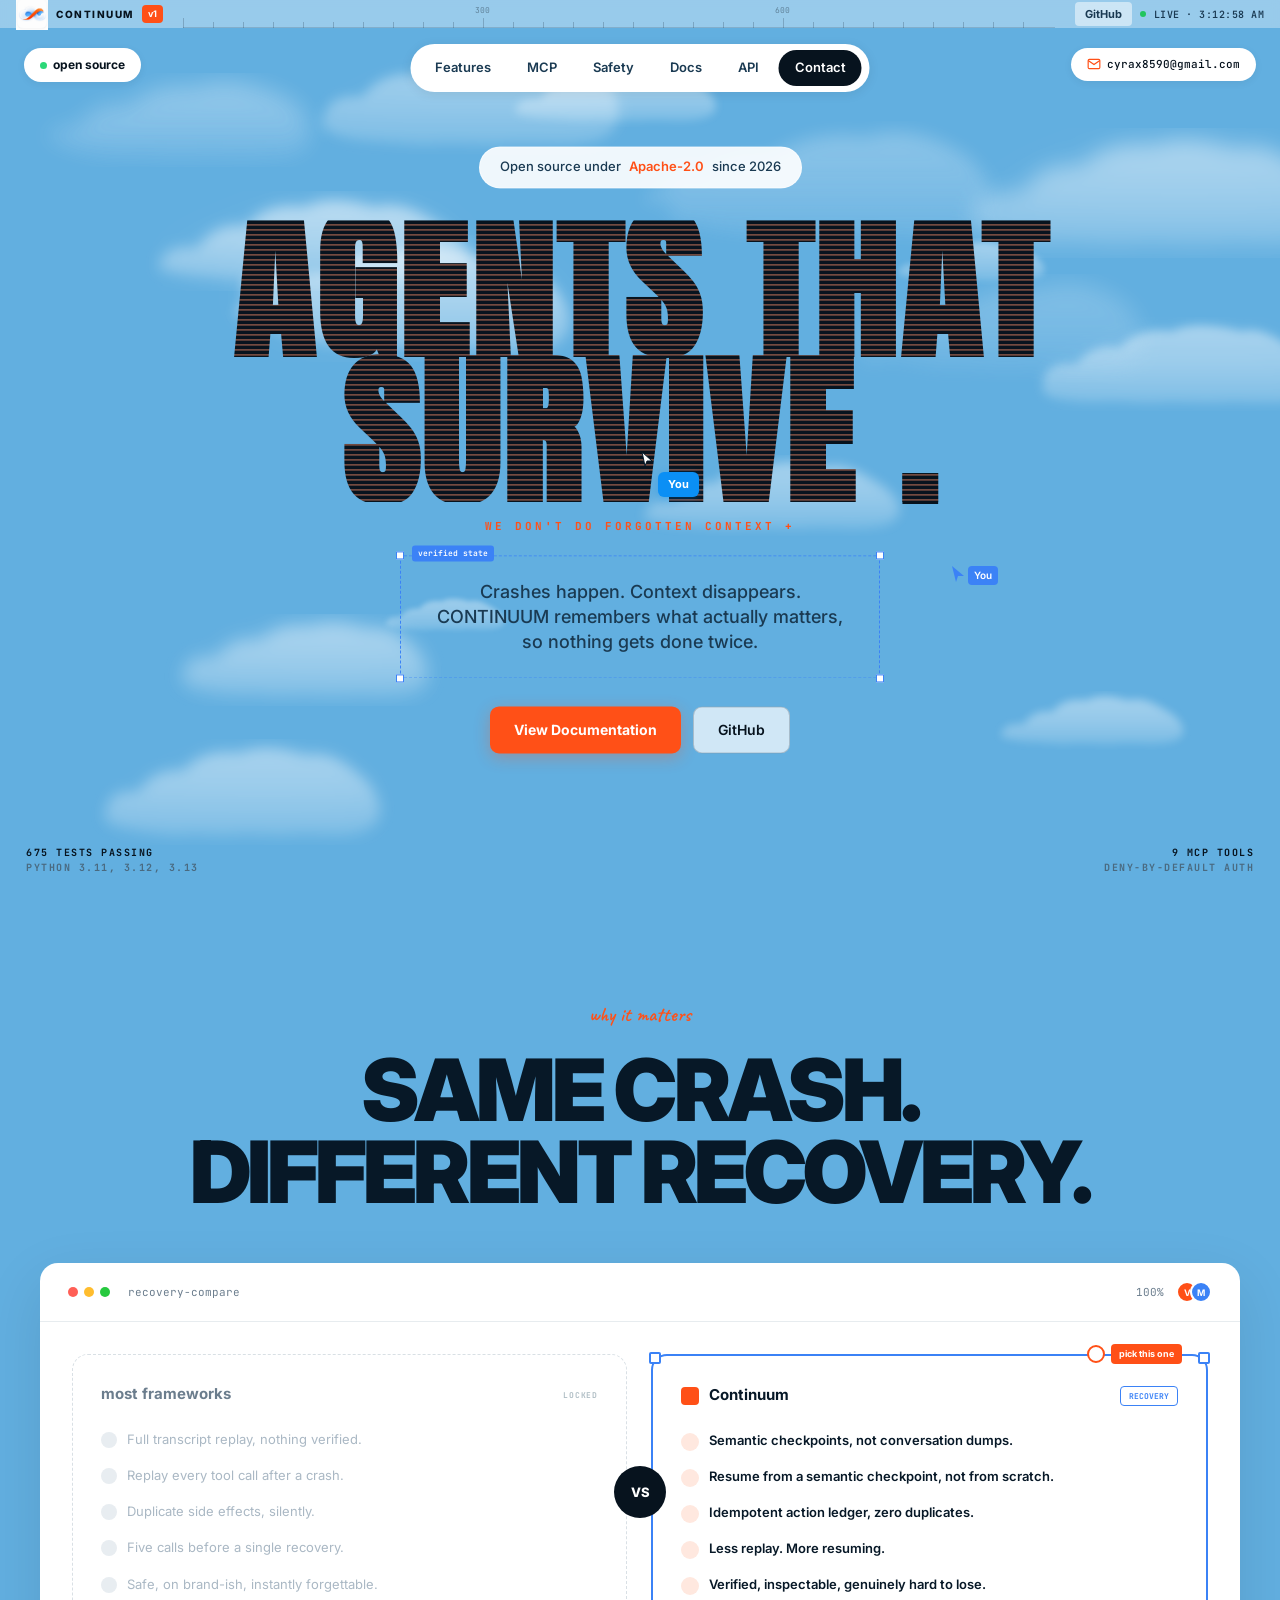
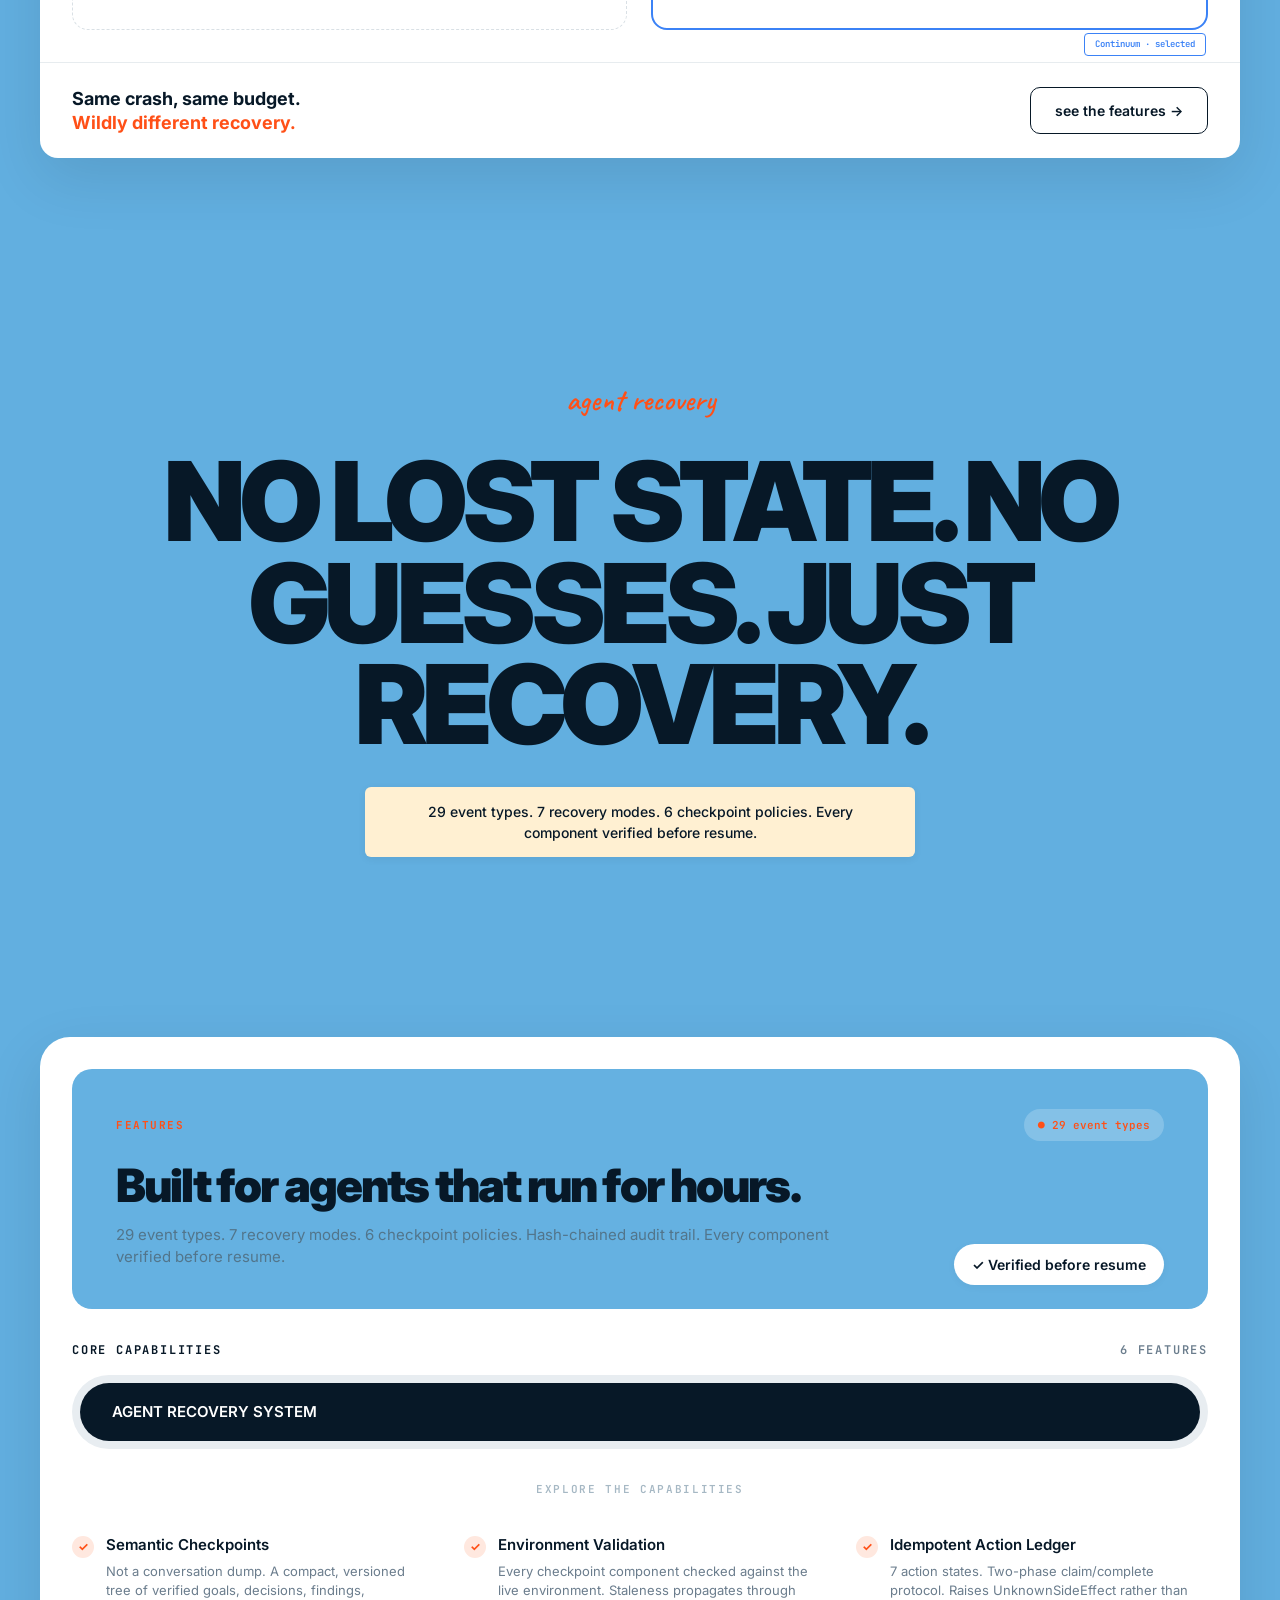
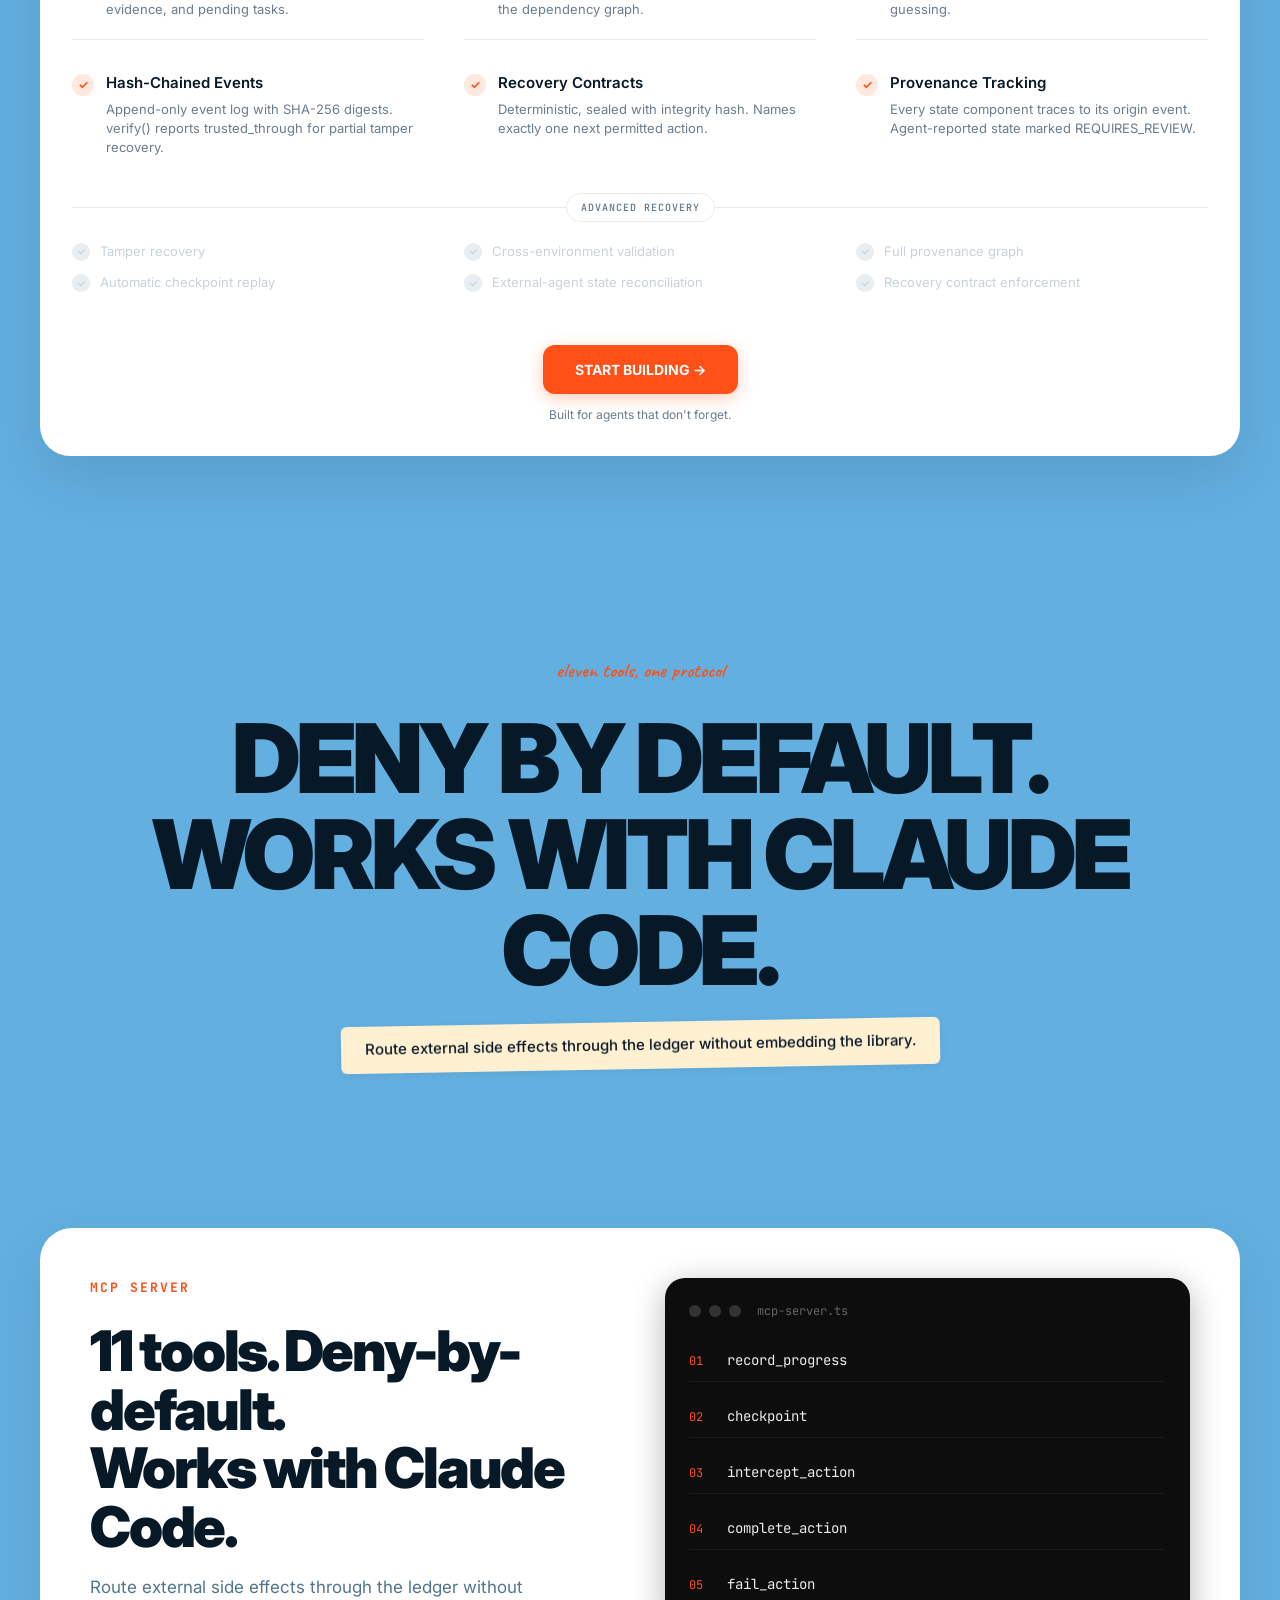
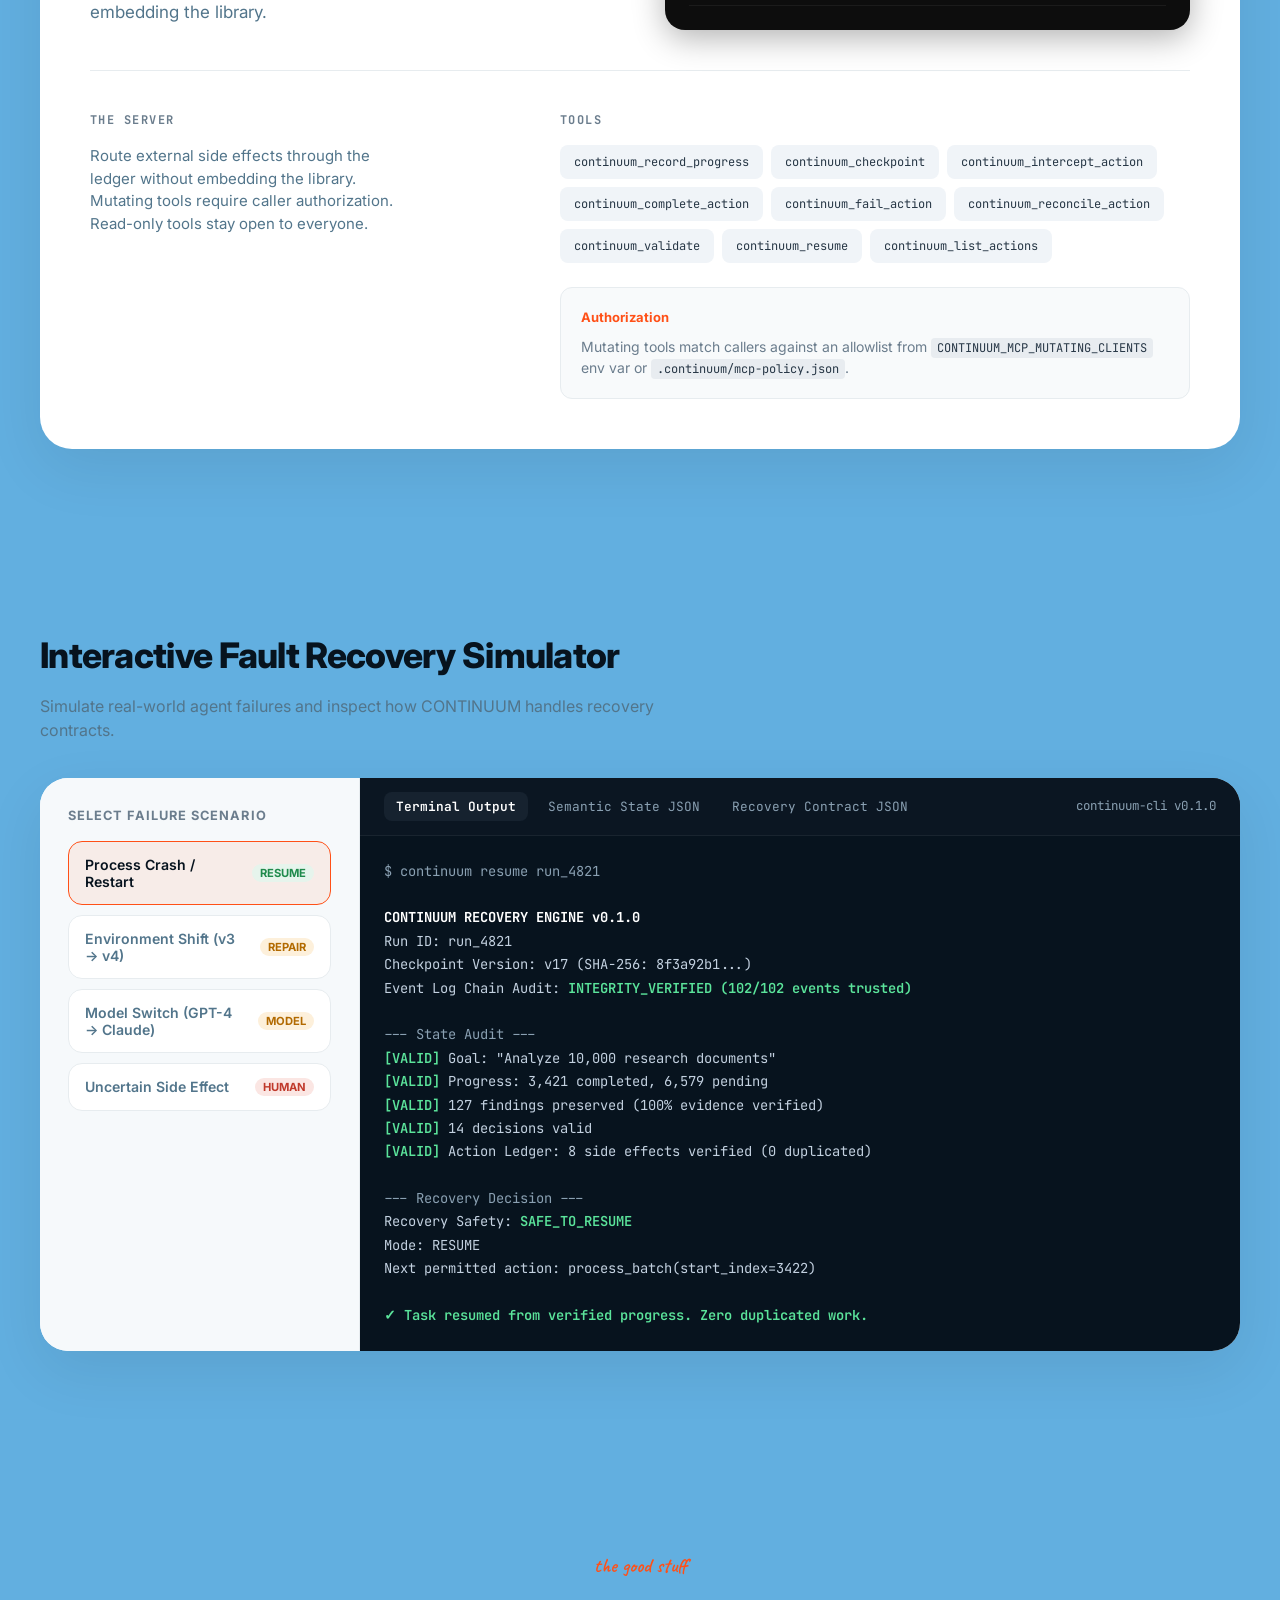
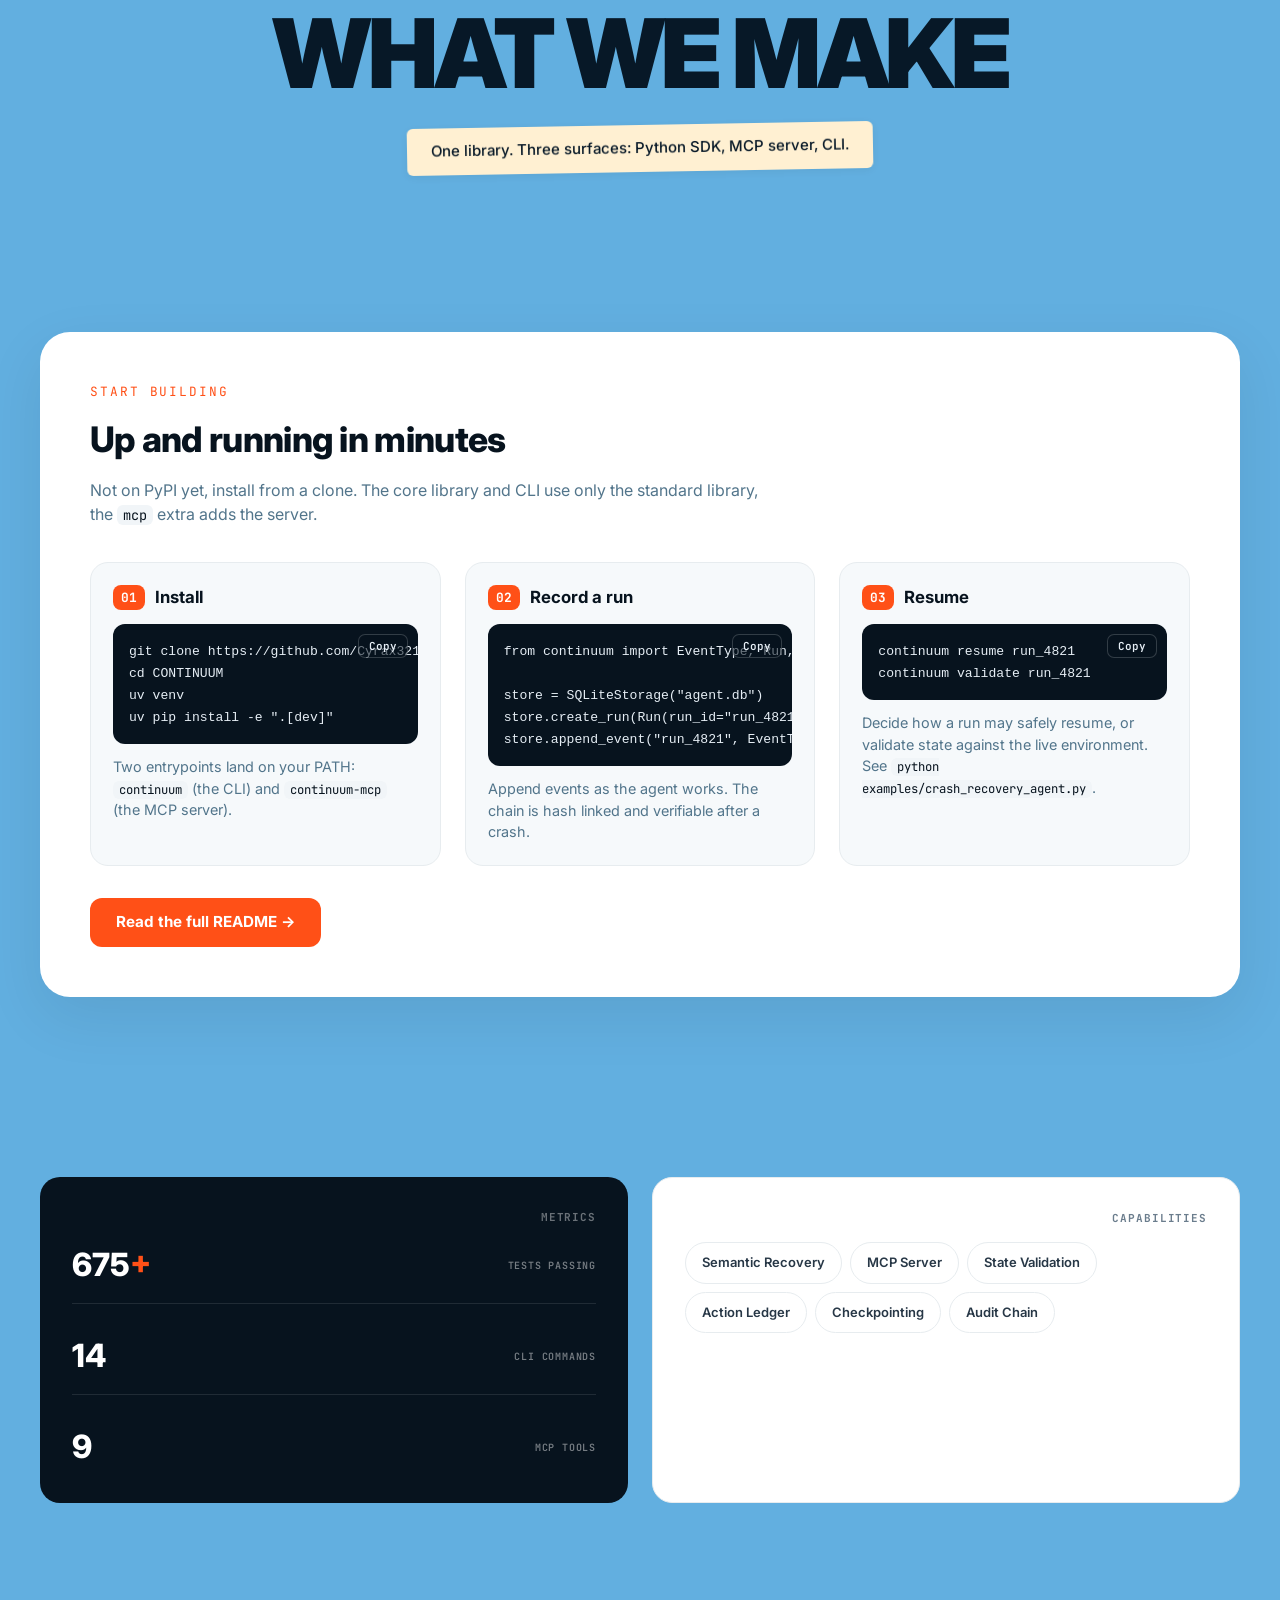
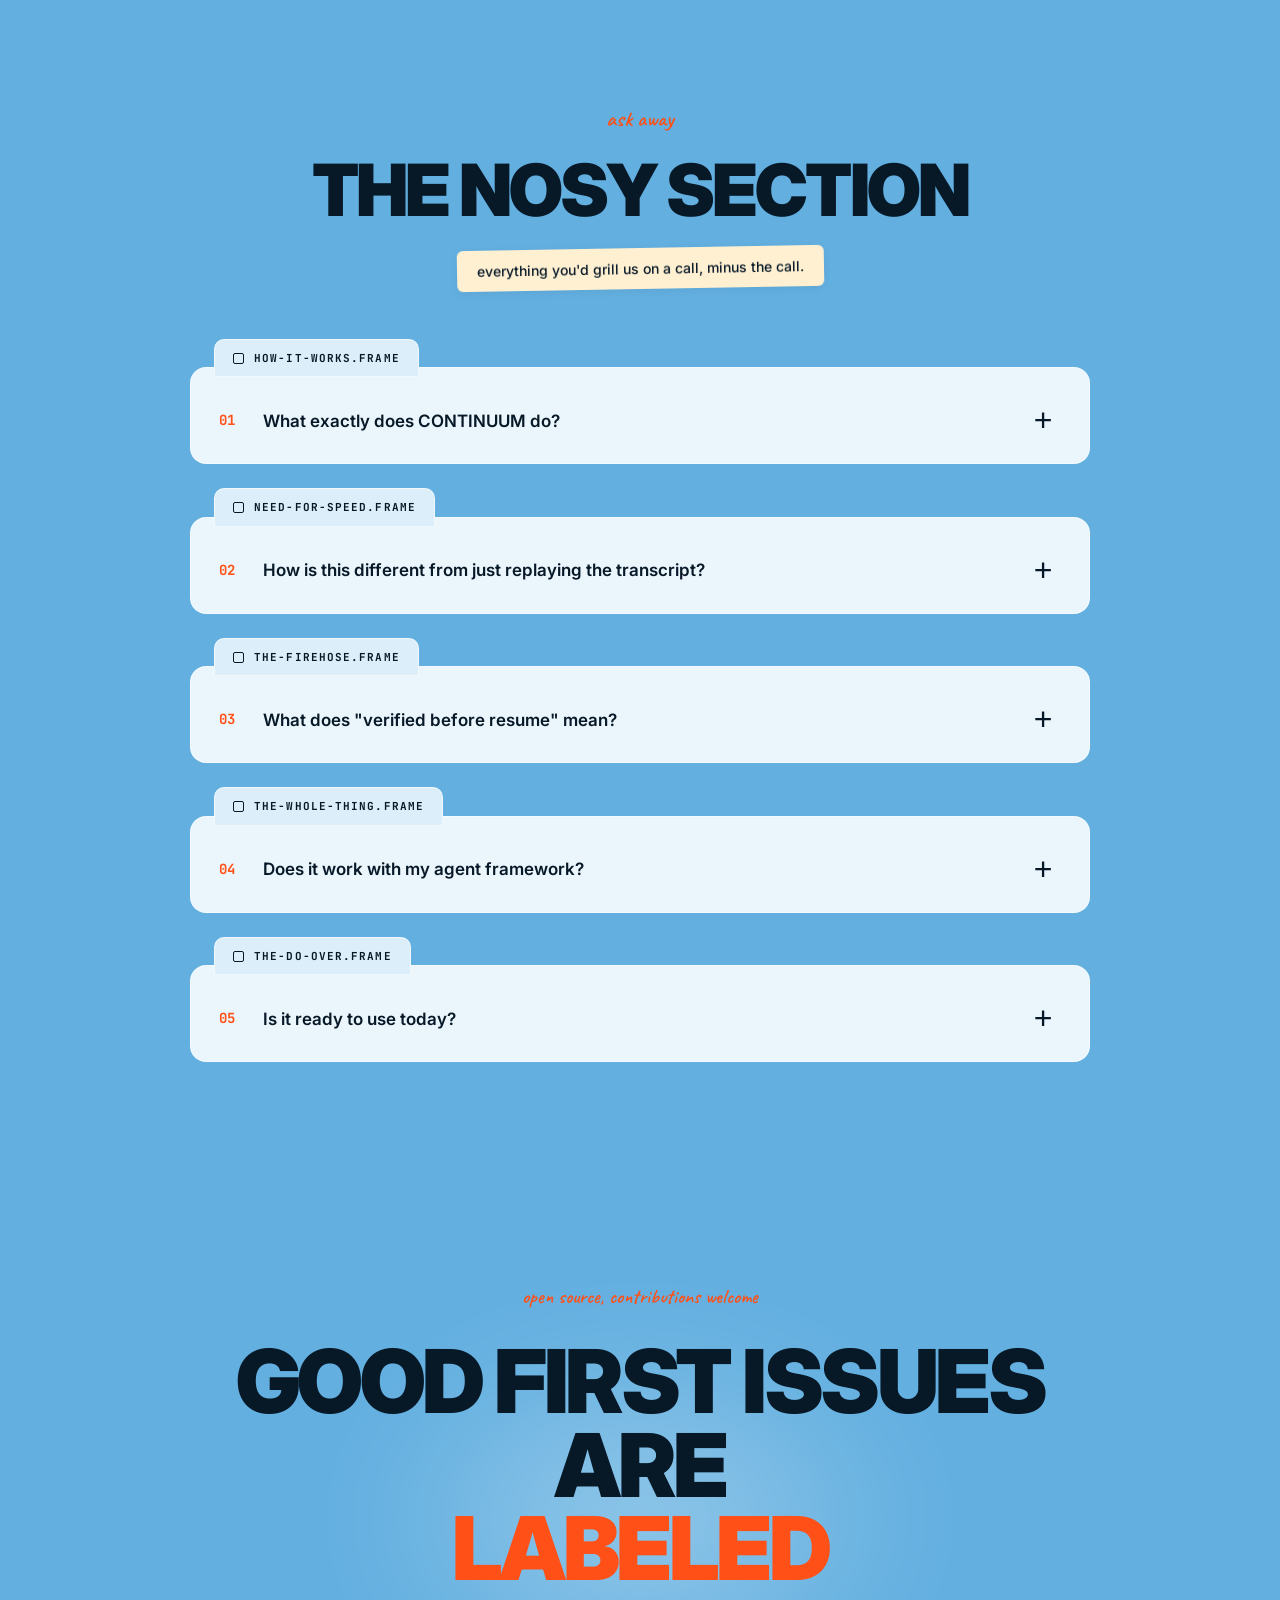
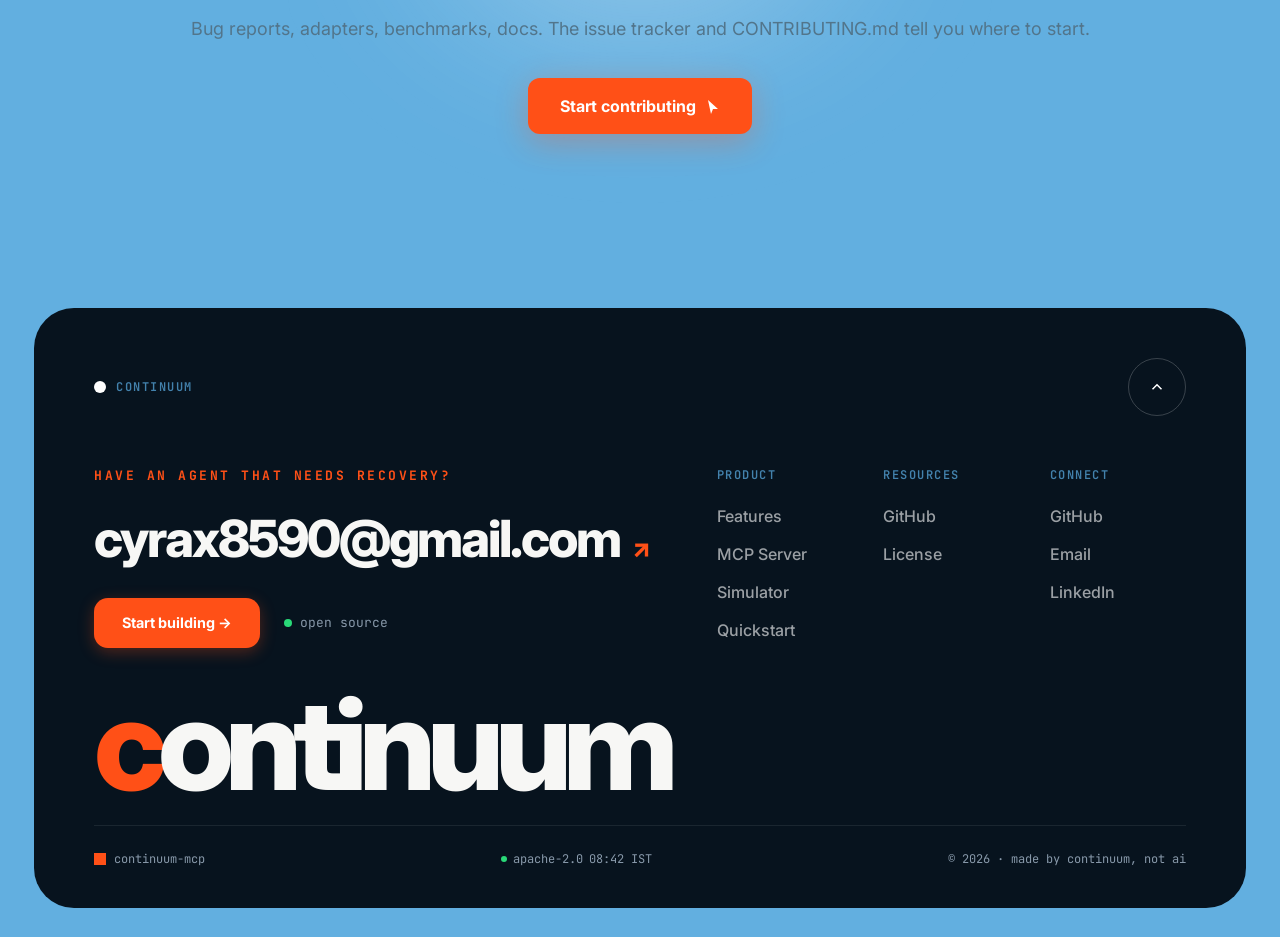
<file: docs/index.html>
<!DOCTYPE html>
<html lang="en">
<head>
  <meta charset="UTF-8">
  <meta name="viewport" content="width=device-width, initial-scale=1.0">
  <title>CONTINUUM: Verifiable Semantic Recovery for AI Agents</title>
  <meta name="description" content="Framework-agnostic semantic recovery layer for long-running AI agents. 9 MCP tools, 14 CLI commands, 675 tests.">
  <link rel="stylesheet" href="styles.css">
  <link rel="icon" type="image/png" href="assets/favicon.png">
</head>
<body>

  <div class="scroll-progress" id="scrollProgress"></div>
<div class="global-background">
    <svg width="0" height="0" style="position:absolute">
      <defs>
        <filter id="cloudBlur">
          <feGaussianBlur stdDeviation="6"/>
        </filter>
        <filter id="cloudHalo">
          <feGaussianBlur stdDeviation="22"/>
        </filter>
        <linearGradient id="cloudFill" x1="0%" y1="0%" x2="0%" y2="100%">
          <stop offset="0%" style="stop-color:rgba(255,255,255,0.55);"/>
          <stop offset="50%" style="stop-color:rgba(245,250,255,0.42);"/>
          <stop offset="100%" style="stop-color:rgba(220,238,250,0.20);"/>
        </linearGradient>
      </defs>
    </svg>
    <div class="clouds">
      <!-- Cloud A: large, upper left -->
      <div class="cloud cloud-a">
        <svg viewBox="0 0 300 120" xmlns="http://www.w3.org/2000/svg" class="cloud-body">
          <path d="M5 88 C8 75, 22 72, 38 74 C48 58, 65 52, 82 55 C92 40, 112 35, 132 38 C152 28, 175 32, 195 38 C215 32, 235 42, 250 52 C262 58, 275 68, 278 80 C280 92, 270 100, 252 102 C232 106, 208 102, 185 103 C162 106, 138 102, 115 103 C92 106, 72 102, 54 101 C36 100, 18 98, 8 94 C4 92, 2 90, 5 88 Z" fill="url(#cloudFill)" filter="url(#cloudBlur)"/>
        </svg>
        <svg viewBox="0 0 300 120" xmlns="http://www.w3.org/2000/svg" class="cloud-halo">
          <path d="M5 88 C8 75, 22 72, 38 74 C48 58, 65 52, 82 55 C92 40, 112 35, 132 38 C152 28, 175 32, 195 38 C215 32, 235 42, 250 52 C262 58, 275 68, 278 80 C280 92, 270 100, 252 102 C232 106, 208 102, 185 103 C162 106, 138 102, 115 103 C92 106, 72 102, 54 101 C36 100, 18 98, 8 94 C4 92, 2 90, 5 88 Z" fill="rgba(255,255,255,0.12)" filter="url(#cloudHalo)"/>
        </svg>
      </div>

      <!-- Cloud B: medium, upper area -->
      <div class="cloud cloud-b">
        <svg viewBox="0 0 210 85" xmlns="http://www.w3.org/2000/svg" class="cloud-body">
          <path d="M4 64 C6 54, 18 51, 30 53 C38 40, 50 36, 64 38 C72 28, 88 24, 104 26 C120 20, 138 24, 152 28 C166 24, 180 32, 190 40 C198 45, 205 54, 206 64 C207 74, 200 80, 188 82 C174 85, 158 82, 142 83 C126 85, 110 82, 96 83 C82 85, 68 82, 56 82 C44 83, 32 82, 22 80 C12 79, 6 76, 4 72 C2 70, 2 68, 4 64 Z" fill="url(#cloudFill)" filter="url(#cloudBlur)"/>
        </svg>
        <svg viewBox="0 0 210 85" xmlns="http://www.w3.org/2000/svg" class="cloud-halo">
          <path d="M4 64 C6 54, 18 51, 30 53 C38 40, 50 36, 64 38 C72 28, 88 24, 104 26 C120 20, 138 24, 152 28 C166 24, 180 32, 190 40 C198 45, 205 54, 206 64 C207 74, 200 80, 188 82 C174 85, 158 82, 142 83 C126 85, 110 82, 96 83 C82 85, 68 82, 56 82 C44 83, 32 82, 22 80 C12 79, 6 76, 4 72 C2 70, 2 68, 4 64 Z" fill="rgba(255,255,255,0.10)" filter="url(#cloudHalo)"/>
        </svg>
      </div>

      <!-- Cloud C: large, upper right (partially clipped) -->
      <div class="cloud cloud-c">
        <svg viewBox="0 0 340 135" xmlns="http://www.w3.org/2000/svg" class="cloud-body">
          <path d="M5 100 C8 85, 25 80, 45 82 C58 65, 78 58, 98 62 C112 45, 138 38, 162 42 C188 30, 222 36, 248 42 C268 36, 290 48, 308 62 C322 72, 335 86, 338 100 C340 115, 328 125, 308 128 C285 132, 258 128, 232 129 C206 132, 180 128, 155 129 C130 132, 108 128, 86 128 C64 130, 44 128, 28 126 C14 124, 6 120, 5 116 C3 113, 3 110, 5 106 C4 103, 4 101, 5 100 Z" fill="url(#cloudFill)" filter="url(#cloudBlur)"/>
        </svg>
        <svg viewBox="0 0 340 135" xmlns="http://www.w3.org/2000/svg" class="cloud-halo">
          <path d="M5 100 C8 85, 25 80, 45 82 C58 65, 78 58, 98 62 C112 45, 138 38, 162 42 C188 30, 222 36, 248 42 C268 36, 290 48, 308 62 C322 72, 335 86, 338 100 C340 115, 328 125, 308 128 C285 132, 258 128, 232 129 C206 132, 180 128, 155 129 C130 132, 108 128, 86 128 C64 130, 44 128, 28 126 C14 124, 6 120, 5 116 C3 113, 3 110, 5 106 C4 103, 4 101, 5 100 Z" fill="rgba(255,255,255,0.10)" filter="url(#cloudHalo)"/>
        </svg>
      </div>

      <!-- Cloud D: small, mid right -->
      <div class="cloud cloud-d">
        <svg viewBox="0 0 180 70" xmlns="http://www.w3.org/2000/svg" class="cloud-body">
          <path d="M3 54 C5 44, 14 41, 26 43 C34 32, 46 28, 58 30 C66 22, 80 18, 94 20 C108 15, 124 18, 136 22 C148 19, 160 26, 168 34 C174 38, 178 46, 179 54 C180 62, 174 68, 164 70 C152 73, 138 70, 124 71 C110 73, 96 70, 84 71 C72 73, 60 70, 50 70 C40 71, 30 70, 22 68 C12 67, 5 64, 3 60 C1 58, 1 56, 3 54 Z" fill="url(#cloudFill)" filter="url(#cloudBlur)"/>
        </svg>
        <svg viewBox="0 0 180 70" xmlns="http://www.w3.org/2000/svg" class="cloud-halo">
          <path d="M3 54 C5 44, 14 41, 26 43 C34 32, 46 28, 58 30 C66 22, 80 18, 94 20 C108 15, 124 18, 136 22 C148 19, 160 26, 168 34 C174 38, 178 46, 179 54 C180 62, 174 68, 164 70 C152 73, 138 70, 124 71 C110 73, 96 70, 84 71 C72 73, 60 70, 50 70 C40 71, 30 70, 22 68 C12 67, 5 64, 3 60 C1 58, 1 56, 3 54 Z" fill="rgba(255,255,255,0.08)" filter="url(#cloudHalo)"/>
        </svg>
      </div>

      <!-- Cloud E: medium, lower left -->
      <div class="cloud cloud-e">
        <svg viewBox="0 0 250 100" xmlns="http://www.w3.org/2000/svg" class="cloud-body">
          <path d="M4 78 C6 65, 18 61, 32 63 C42 48, 56 42, 72 44 C84 30, 102 25, 122 28 C142 20, 164 24, 182 30 C198 26, 216 34, 228 46 C238 52, 246 64, 248 76 C250 88, 242 96, 228 100 C212 104, 194 100, 176 101 C158 104, 140 100, 124 101 C108 104, 92 100, 78 101 C64 104, 52 100, 42 99 C32 98, 22 96, 14 94 C8 92, 4 90, 3 87 C2 85, 2 83, 3 81 C3 79, 3 78, 4 78 Z" fill="url(#cloudFill)" filter="url(#cloudBlur)"/>
        </svg>
        <svg viewBox="0 0 250 100" xmlns="http://www.w3.org/2000/svg" class="cloud-halo">
          <path d="M4 78 C6 65, 18 61, 32 63 C42 48, 56 42, 72 44 C84 30, 102 25, 122 28 C142 20, 164 24, 182 30 C198 26, 216 34, 228 46 C238 52, 246 64, 248 76 C250 88, 242 96, 228 100 C212 104, 194 100, 176 101 C158 104, 140 100, 124 101 C108 104, 92 100, 78 101 C64 104, 52 100, 42 99 C32 98, 22 96, 14 94 C8 92, 4 90, 3 87 C2 85, 2 83, 3 81 C3 79, 3 78, 4 78 Z" fill="rgba(255,255,255,0.08)" filter="url(#cloudHalo)"/>
        </svg>
      </div>

      <!-- Cloud F: large, lower right -->
      <div class="cloud cloud-f">
        <svg viewBox="0 0 300 120" xmlns="http://www.w3.org/2000/svg" class="cloud-body">
          <path d="M5 88 C8 72, 24 68, 42 70 C55 52, 75 45, 95 48 C110 32, 135 26, 158 30 C182 22, 210 28, 232 34 C252 28, 272 40, 286 54 C296 64, 300 78, 298 92 C295 106, 282 114, 262 116 C240 120, 215 116, 192 117 C168 120, 145 116, 122 117 C100 120, 80 116, 62 115 C44 114, 28 112, 16 108 C8 105, 4 102, 3 98 C2 95, 2 92, 4 89 C4 88, 5 88, 5 88 Z" fill="url(#cloudFill)" filter="url(#cloudBlur)"/>
        </svg>
        <svg viewBox="0 0 300 120" xmlns="http://www.w3.org/2000/svg" class="cloud-halo">
          <path d="M5 88 C8 72, 24 68, 42 70 C55 52, 75 45, 95 48 C110 32, 135 26, 158 30 C182 22, 210 28, 232 34 C252 28, 272 40, 286 54 C296 64, 300 78, 298 92 C295 106, 282 114, 262 116 C240 120, 215 116, 192 117 C168 120, 145 116, 122 117 C100 120, 80 116, 62 115 C44 114, 28 112, 16 108 C8 105, 4 102, 3 98 C2 95, 2 92, 4 89 C4 88, 5 88, 5 88 Z" fill="rgba(255,255,255,0.08)" filter="url(#cloudHalo)"/>
        </svg>
      </div>

      <!-- Additional clouds for fuller sky -->

      <!-- Cloud G: small, far upper left -->
      <div class="cloud cloud-g">
        <svg viewBox="0 0 150 60" xmlns="http://www.w3.org/2000/svg" class="cloud-body">
          <path d="M2 50 C2 42, 10 38, 20 40 C26 30, 36 26, 48 28 C56 20, 70 16, 84 18 C98 12, 116 16, 130 22 C142 26, 148 36, 147 46 C145 54, 136 58, 125 56 C112 59, 98 56, 85 57 C72 58, 60 56, 50 56 C40 57, 30 55, 22 53 C14 51, 8 48, 4 45 C2 43, 2 42, 2 50 Z" fill="url(#cloudFill)" filter="url(#cloudBlur)" opacity="0.7"/>
        </svg>
      </div>

      <!-- Cloud H: medium, center top -->
      <div class="cloud cloud-h">
        <svg viewBox="0 0 230 90" xmlns="http://www.w3.org/2000/svg" class="cloud-body">
          <path d="M3 75 C3 64, 16 58, 34 62 C46 48, 64 40, 84 44 C100 32, 124 26, 148 30 C170 22, 196 30, 214 42 C226 50, 232 64, 230 78 C226 90, 214 96, 198 94 C180 97, 160 93, 142 94 C124 96, 108 93, 94 94 C80 96, 68 93, 58 92 C48 91, 38 88, 32 84 C26 80, 22 75, 20 70 C18 66, 18 62, 20 58 C22 54, 26 52, 30 52 C34 52, 38 54, 42 58 C46 62, 48 66, 48 70 C48 74, 46 78, 42 82 C38 86, 34 88, 30 88 C26 88, 22 86, 20 82 C18 78, 18 74, 20 70" fill="url(#cloudFill)" filter="url(#cloudBlur)" opacity="0.6"/>
        </svg>
      </div>

      <!-- Cloud I: small, right edge -->
      <div class="cloud cloud-i">
        <svg viewBox="0 0 160 65" xmlns="http://www.w3.org/2000/svg" class="cloud-body">
          <path d="M2 54 C2 44, 12 40, 24 42 C32 32, 44 28, 58 30 C68 22, 84 18, 100 20 C114 14, 132 18, 144 26 C154 32, 158 44, 156 54 C153 62, 144 66, 132 64 C118 67, 104 63, 92 64 C80 66, 68 63, 58 63 C48 64, 38 62, 30 60 C22 58, 14 55, 10 52 C6 49, 4 46, 4 42 C4 40, 4 38, 6 36 C8 34, 10 33, 14 33 C18 33, 22 35, 24 38 C26 41, 26 44, 24 47 C22 50, 18 52, 14 52 C10 52, 6 50, 4 47 C2 44, 2 42, 4 40 C6 38, 10 38, 14 40 C18 42, 20 46, 20 50 C20 54, 18 58, 14 60 C10 62, 6 62, 4 60 C2 58, 2 56, 4 54 Z" fill="url(#cloudFill)" filter="url(#cloudBlur)" opacity="0.5"/>
        </svg>
      </div>

      <!-- Cloud A copies with different sizes and opacities -->
      <div class="cloud cloud-a-copy-1">
        <svg viewBox="0 0 300 120" xmlns="http://www.w3.org/2000/svg" class="cloud-body">
          <path d="M5 88 C8 75, 22 72, 38 74 C48 58, 65 52, 82 55 C92 40, 112 35, 132 38 C152 28, 175 32, 195 38 C215 32, 235 42, 250 52 C262 58, 275 68, 278 80 C280 92, 270 100, 252 102 C232 106, 208 102, 185 103 C162 106, 138 102, 115 103 C92 106, 72 102, 54 101 C36 100, 18 98, 8 94 C4 92, 2 90, 5 88 Z" fill="url(#cloudFill)" filter="url(#cloudBlur)"/>
        </svg>
      </div>

      <div class="cloud cloud-a-copy-2">
        <svg viewBox="0 0 300 120" xmlns="http://www.w3.org/2000/svg" class="cloud-body">
          <path d="M5 88 C8 75, 22 72, 38 74 C48 58, 65 52, 82 55 C92 40, 112 35, 132 38 C152 28, 175 32, 195 38 C215 32, 235 42, 250 52 C262 58, 275 68, 278 80 C280 92, 270 100, 252 102 C232 106, 208 102, 185 103 C162 106, 138 102, 115 103 C92 106, 72 102, 54 101 C36 100, 18 98, 8 94 C4 92, 2 90, 5 88 Z" fill="url(#cloudFill)" filter="url(#cloudBlur)"/>
        </svg>
      </div>

      <div class="cloud cloud-a-copy-3">
        <svg viewBox="0 0 300 120" xmlns="http://www.w3.org/2000/svg" class="cloud-body">
          <path d="M5 88 C8 75, 22 72, 38 74 C48 58, 65 52, 82 55 C92 40, 112 35, 132 38 C152 28, 175 32, 195 38 C215 32, 235 42, 250 52 C262 58, 275 68, 278 80 C280 92, 270 100, 252 102 C232 106, 208 102, 185 103 C162 106, 138 102, 115 103 C92 106, 72 102, 54 101 C36 100, 18 98, 8 94 C4 92, 2 90, 5 88 Z" fill="url(#cloudFill)" filter="url(#cloudBlur)"/>
        </svg>
      </div>

      <div class="cloud cloud-a-copy-4">
        <svg viewBox="0 0 300 120" xmlns="http://www.w3.org/2000/svg" class="cloud-body">
          <path d="M5 88 C8 75, 22 72, 38 74 C48 58, 65 52, 82 55 C92 40, 112 35, 132 38 C152 28, 175 32, 195 38 C215 32, 235 42, 250 52 C262 58, 275 68, 278 80 C280 92, 270 100, 252 102 C232 106, 208 102, 185 103 C162 106, 138 102, 115 103 C92 106, 72 102, 54 101 C36 100, 18 98, 8 94 C4 92, 2 90, 5 88 Z" fill="url(#cloudFill)" filter="url(#cloudBlur)"/>
        </svg>
      </div>

      <div class="cloud cloud-a-copy-5">
        <svg viewBox="0 0 300 120" xmlns="http://www.w3.org/2000/svg" class="cloud-body">
          <path d="M5 88 C8 75, 22 72, 38 74 C48 58, 65 52, 82 55 C92 40, 112 35, 132 38 C152 28, 175 32, 195 38 C215 32, 235 42, 250 52 C262 58, 275 68, 278 80 C280 92, 270 100, 252 102 C232 106, 208 102, 185 103 C162 106, 138 102, 115 103 C92 106, 72 102, 54 101 C36 100, 18 98, 8 94 C4 92, 2 90, 5 88 Z" fill="url(#cloudFill)" filter="url(#cloudBlur)"/>
        </svg>
      </div>

      <!-- Prettiest cloud - big, bright white -->
      <div class="cloud cloud-pretty">
        <svg viewBox="0 0 350 140" xmlns="http://www.w3.org/2000/svg" class="cloud-body">
          <path d="M5 120 C5 105, 20 98, 40 100 C55 80, 78 72, 100 76 C115 58, 142 50, 168 54 C195 42, 228 50, 255 62 C278 54, 305 68, 322 86 C335 100, 342 118, 338 132 C332 148, 315 156, 292 152 C268 156, 242 150, 218 152 C195 155, 172 150, 152 151 C130 154, 112 148, 95 146 C78 145, 62 140, 50 134 C38 128, 28 120, 22 112 C16 104, 12 95, 14 86 C16 78, 22 72, 32 70 C42 68, 52 72, 60 80 C68 88, 72 98, 68 108 C64 118, 56 124, 46 122 C36 120, 28 112, 30 102 C32 92, 40 84, 50 86 C60 88, 66 96, 64 104 C62 112, 56 118, 48 116 C40 114, 34 106, 36 98 C38 90, 44 84, 52 88 C60 92, 64 100, 62 108 C60 116, 54 120, 46 118 C38 116, 34 108, 36 100 C38 92, 44 88, 52 92 C60 96, 64 104, 62 112 C60 120, 54 124, 46 122 C38 120, 34 112, 36 104 C38 96, 44 92, 52 96 C60 100, 64 108, 62 116 C60 124, 54 128, 46 126 C38 124, 34 116, 36 108" fill="url(#cloudFill)" filter="url(#cloudBlur)" opacity="0.95"/>
        </svg>
        <svg viewBox="0 0 350 140" xmlns="http://www.w3.org/2000/svg" class="cloud-halo">
          <path d="M5 120 C5 105, 20 98, 40 100 C55 80, 78 72, 100 76 C115 58, 142 50, 168 54 C195 42, 228 50, 255 62 C278 54, 305 68, 322 86 C335 100, 342 118, 338 132 C332 148, 315 156, 292 152 C268 156, 242 150, 218 152 C195 155, 172 150, 152 151 C130 154, 112 148, 95 146 C78 145, 62 140, 50 134 C38 128, 28 120, 22 112 C16 104, 12 95, 14 86 C16 78, 22 72, 32 70 C42 68, 52 72, 60 80 C68 88, 72 98, 68 108 C64 118, 56 124, 46 122 C36 120, 28 112, 30 102 C32 92, 40 84, 50 86 C60 88, 66 96, 64 104 C62 112, 56 118, 48 116 C40 114, 34 106, 36 98 C38 90, 44 84, 50 88 C60 92, 64 100, 62 108 C60 116, 54 120, 46 118 C38 116, 34 108, 36 100 C38 92, 44 88, 52 92 C60 96, 64 104, 62 112 C60 120, 54 124, 46 122 C38 120, 34 112, 36 104 C38 96, 44 92, 52 96 C60 100, 64 108, 62 116 C60 124, 54 128, 46 126 C38 124, 34 116, 36 108" fill="rgba(255,255,255,0.15)" filter="url(#cloudHalo)"/>
        </svg>
      </div>

    </div>
  </div>

  <!-- HERO -->
  <section class="hero-canvas" id="top">
    <div class="top-bar">
      <div class="top-bar-left">
        <img src="assets/logo.png" alt="CONTINUUM Logo" class="top-logo">
        <span class="top-brand">CONTINUUM</span>
        <span class="top-badge">v1</span>
      </div>
      <div class="top-ruler" id="topRuler"></div>
      <div class="top-bar-right">
        <a href="https://github.com/Cyrax321/CONTINUUM" target="_blank" rel="noopener" class="top-github">GitHub</a>
        <span class="live-dot"></span>
        <span class="live-text">LIVE &middot; <span id="liveTime">--:--:--</span></span>
      </div>
    </div>

    <div class="nav-pill">
      <a href="#features" class="nav-link">Features</a>
      <a href="#mcp" class="nav-link">MCP</a>
      <a href="#mcp-intro" class="nav-link">Safety</a>
      <a href="https://github.com/Cyrax321/CONTINUUM/blob/main/README.md" target="_blank" rel="noopener" class="nav-link">Docs</a>
      <a href="api/README.md" class="nav-link">API</a>
      <a href="mailto:cyrax8590@gmail.com" class="nav-link nav-contact">Contact</a>
    </div>

    <div class="status-pill status-available">
      <span class="status-dot-sm"></span>
      <span>open source</span>
    </div>

    <div class="status-pill status-email">
      <svg width="14" height="14" viewBox="0 0 24 24" fill="none" stroke="#FF5017" stroke-width="2"><rect x="2" y="4" width="20" height="16" rx="2"/><path d="M22 6L12 13 2 6"/></svg>
      <span>cyrax8590@gmail.com</span>
    </div>

    <div class="hero-content">
      <div class="yc-badge">
        <span>Open source under</span>
        <span class="yc-orange">Apache-2.0</span>
        <span>since 2026</span>
      </div>

      <h1 class="pixel-headline" aria-label="Agents that survive">
        <span class="line-1">AGENTS THAT</span>
        <span class="line-2">SURVIVE <span class="period">.</span></span>
      </h1>

      <div class="hero-tagline">we don't do forgotten context +</div>

      <div class="hero-copy-box">
        <div class="copy-handle tl"></div>
        <div class="copy-handle tr"></div>
        <div class="copy-handle bl"></div>
        <div class="copy-handle br"></div>
        <span class="copy-label">verified state</span>
        <p class="hero-copy">Crashes happen. Context disappears. CONTINUUM remembers what actually matters, so nothing gets done twice.</p>
      </div>

    <div class="hero-ctas">
      <a href="https://github.com/Cyrax321/CONTINUUM/blob/main/README.md" target="_blank" rel="noopener" class="cta-primary">View Documentation</a>
      <a href="https://github.com/Cyrax321/CONTINUUM" target="_blank" rel="noopener" class="cta-secondary">GitHub</a>
      </div>
    </div>

    <div class="bottom-copy bottom-left">
      <div>675 TESTS PASSING</div>
      <div class="muted">python 3.11, 3.12, 3.13</div>
    </div>

    <div class="bottom-copy bottom-right">
      <div>9 MCP TOOLS</div>
      <div class="muted">deny-by-default auth</div>
    </div>

    <div class="designer-cursor" id="designerCursor">
      <svg width="12" height="16" viewBox="0 0 12 16" fill="#3B82F6"><path d="M0 0L12 10L6 10L4 16L0 0Z"/></svg>
      <span>You</span>
    </div>
  </section>

  <!-- WHY SWITCH -->
  <section class="switch-section" id="why-switch">
    <div class="switch-content">
      <div class="switch-intro">
        <p class="handwritten-label">why it matters</p>
        <h2 class="switch-title">
          <span class="line">SAME CRASH.</span>
          <span class="line">DIFFERENT RECOVERY.</span>
        </h2>
      </div>

      <div class="difference-frame">
        <div class="compare-header">
          <div class="compare-header-left">
            <div class="browser-dots">
              <span class="browser-dot red"></span>
              <span class="browser-dot yellow"></span>
              <span class="browser-dot green"></span>
            </div>
            <span class="file-name">recovery-compare</span>
          </div>
          <div class="compare-header-right">
            <span class="file-percent">100%</span>
            <div class="collaborators">
              <span class="collab-avatar orange">V</span>
              <span class="collab-avatar blue">M</span>
            </div>
          </div>
        </div>

        <div class="compare-canvas">
          <div class="compare-left">
            <div class="left-header">
              <span class="left-title">most frameworks</span>
              <span class="locked-label">LOCKED</span>
            </div>
            <div class="left-list">
              <div class="left-item"><span class="x-icon"></span> Full transcript replay, nothing verified.</div>
              <div class="left-item"><span class="x-icon"></span> Replay every tool call after a crash.</div>
              <div class="left-item"><span class="x-icon"></span> Duplicate side effects, silently.</div>
              <div class="left-item"><span class="x-icon"></span> Five calls before a single recovery.</div>
              <div class="left-item"><span class="x-icon"></span> Safe, on brand-ish, instantly forgettable.</div>
            </div>
          </div>

          <div class="vs-badge">VS</div>

          <div class="compare-right">
            <div class="pick-badge">
              <span class="pick-check"></span>
              <span class="pick-label">pick this one</span>
            </div>
            <div class="right-header">
              <span class="brand-icon"></span>
              <span class="brand-name">Continuum</span>
              <span class="editing-pill">RECOVERY</span>
            </div>
            <div class="right-list">
              <div class="right-item"><span class="check-circle"></span> Semantic checkpoints, not conversation dumps.</div>
              <div class="right-item"><span class="check-circle"></span> Resume from a semantic checkpoint, not from scratch.</div>
              <div class="right-item"><span class="check-circle"></span> Idempotent action ledger, zero duplicates.</div>
              <div class="right-item"><span class="check-circle"></span> Less replay. More resuming.</div>
              <div class="right-item"><span class="check-circle"></span> Verified, inspectable, genuinely hard to lose.</div>
            </div>
            <span class="selected-tag">Continuum &middot; selected</span>
          </div>
        </div>

        <div class="compare-footer">
          <p class="footer-text">
            <span class="text-dark">Same crash, same budget.</span><br>
            <span class="text-orange">Wildly different recovery.</span>
          </p>
          <a href="#features" class="compare-btn">see the features &#8594;</a>
        </div>
      </div>
    </div>
  </section>

  <!-- AGENT RECOVERY INTRO -->
  <section class="agent-recovery-intro">
    <p class="agent-recovery-eyebra">agent recovery</p>
    <h2 class="agent-recovery-title">NO LOST STATE. NO GUESSES. JUST RECOVERY.</h2>
    <div class="agent-recovery-note">29 event types. 7 recovery modes. 6 checkpoint policies. Every component verified before resume.</div>
  </section>

  <!-- FEATURES -->
  <section class="features-section" id="features">
    <div class="features-card">
      <div class="features-header">
        <div class="header-top">
          <span class="header-label">FEATURES</span>
          <span class="header-pill">&#9679; 29 event types</span>
        </div>
        <h2 class="header-title">Built for agents that run for hours.</h2>
        <p class="header-desc">29 event types. 7 recovery modes. 6 checkpoint policies. Hash-chained audit trail. Every component verified before resume.</p>
        <div class="header-badge">&#10003; Verified before resume</div>
      </div>

      <div class="features-nav">
        <span class="nav-left">CORE CAPABILITIES</span>
        <span class="nav-right">6 FEATURES</span>
      </div>

      <div class="features-control">
        <span class="control-text">AGENT RECOVERY SYSTEM</span>
      </div>

      <div class="features-label">EXPLORE THE CAPABILITIES</div>

      <div class="features-list">
        <div class="feat-item"><div class="feat-check"></div><div class="feat-content"><h4 class="feat-title">Semantic Checkpoints</h4><p class="feat-desc">Not a conversation dump. A compact, versioned tree of verified goals, decisions, findings, evidence, and pending tasks.</p></div></div>
        <div class="feat-item"><div class="feat-check"></div><div class="feat-content"><h4 class="feat-title">Environment Validation</h4><p class="feat-desc">Every checkpoint component checked against the live environment. Staleness propagates through the dependency graph.</p></div></div>
        <div class="feat-item"><div class="feat-check"></div><div class="feat-content"><h4 class="feat-title">Idempotent Action Ledger</h4><p class="feat-desc">7 action states. Two-phase claim/complete protocol. Raises UnknownSideEffect rather than guessing.</p></div></div>
        <div class="feat-item"><div class="feat-check"></div><div class="feat-content"><h4 class="feat-title">Hash-Chained Events</h4><p class="feat-desc">Append-only event log with SHA-256 digests. verify() reports trusted_through for partial tamper recovery.</p></div></div>
        <div class="feat-item"><div class="feat-check"></div><div class="feat-content"><h4 class="feat-title">Recovery Contracts</h4><p class="feat-desc">Deterministic, sealed with integrity hash. Names exactly one next permitted action.</p></div></div>
        <div class="feat-item"><div class="feat-check"></div><div class="feat-content"><h4 class="feat-title">Provenance Tracking</h4><p class="feat-desc">Every state component traces to its origin event. Agent-reported state marked REQUIRES_REVIEW.</p></div></div>
      </div>

      <div class="features-advanced-divider"><span class="advanced-pill">ADVANCED RECOVERY</span></div>

      <div class="features-advanced">
        <div class="adv-item"><span class="adv-check"></span> Tamper recovery</div>
        <div class="adv-item"><span class="adv-check"></span> Cross-environment validation</div>
        <div class="adv-item"><span class="adv-check"></span> Full provenance graph</div>
        <div class="adv-item"><span class="adv-check"></span> Automatic checkpoint replay</div>
        <div class="adv-item"><span class="adv-check"></span> External-agent state reconciliation</div>
        <div class="adv-item"><span class="adv-check"></span> Recovery contract enforcement</div>
      </div>

      <div class="features-cta">
        <a href="#quickstart" class="cta-button">START BUILDING &#8594;</a>
        <p class="cta-sub">Built for agents that don't forget.</p>
      </div>
    </div>
  </section>

  <!-- MCP SERVER INTRO -->
  <section class="what-we-make-section" id="mcp-intro">
    <div class="what-we-make-container">
      <p class="what-we-make-eyebra">eleven tools, one protocol</p>
      <h2 class="what-we-make-title">DENY BY DEFAULT. WORKS WITH CLAUDE CODE.</h2>
      <div class="what-we-make-note">Route external side effects through the ledger without embedding the library.</div>
    </div>
  </section>

  <!-- MCP SERVER -->
  <section class="mcp-section" id="mcp">
    <div class="mcp-card">
      <div class="mcp-top">
        <div class="mcp-top-left">
          <span class="mcp-eyebrow">MCP SERVER</span>
          <h2 class="mcp-headline">11 tools. Deny-by-default.<br>Works with Claude Code.</h2>
          <p class="mcp-desc">Route external side effects through the ledger without embedding the library.</p>
        </div>
        <div class="mcp-preview">
          <div class="mcp-preview-header">
            <span class="mcp-preview-dot"></span>
            <span class="mcp-preview-dot"></span>
            <span class="mcp-preview-dot"></span>
            <span class="mcp-preview-title">mcp-server.ts</span>
          </div>
          <div class="mcp-preview-body">
            <div class="mcp-preview-row"><span class="mcp-preview-num">01</span><span class="mcp-preview-name">record_progress</span></div>
            <div class="mcp-preview-row"><span class="mcp-preview-num">02</span><span class="mcp-preview-name">checkpoint</span></div>
            <div class="mcp-preview-row"><span class="mcp-preview-num">03</span><span class="mcp-preview-name">intercept_action</span></div>
            <div class="mcp-preview-row"><span class="mcp-preview-num">04</span><span class="mcp-preview-name">complete_action</span></div>
            <div class="mcp-preview-row"><span class="mcp-preview-num">05</span><span class="mcp-preview-name">fail_action</span></div>
          </div>
        </div>
      </div>

      <div class="mcp-divider"></div>

      <div class="mcp-lower">
        <div class="mcp-lower-left">
          <h3 class="mcp-lower-title">THE SERVER</h3>
          <p class="mcp-lower-text">Route external side effects through the ledger without embedding the library. Mutating tools require caller authorization. Read-only tools stay open to everyone.</p>
        </div>
        <div class="mcp-lower-right">
          <h3 class="mcp-lower-title">TOOLS</h3>
          <div class="mcp-tools-grid">
            <span class="mcp-tool-tag">continuum_record_progress</span>
            <span class="mcp-tool-tag">continuum_checkpoint</span>
            <span class="mcp-tool-tag">continuum_intercept_action</span>
            <span class="mcp-tool-tag">continuum_complete_action</span>
            <span class="mcp-tool-tag">continuum_fail_action</span>
            <span class="mcp-tool-tag">continuum_reconcile_action</span>
            <span class="mcp-tool-tag">continuum_validate</span>
            <span class="mcp-tool-tag">continuum_resume</span>
            <span class="mcp-tool-tag">continuum_list_actions</span>
          </div>
          <div class="mcp-auth">
            <h4 class="mcp-auth-title">Authorization</h4>
            <p class="mcp-auth-text">Mutating tools match callers against an allowlist from <code class="mcp-code">CONTINUUM_MCP_MUTATING_CLIENTS</code> env var or <code class="mcp-code">.continuum/mcp-policy.json</code>.</p>
          </div>
        </div>
      </div>
    </div>
  </section>

  <!-- SIMULATOR -->
  <section class="simulator-section" id="simulator">
    <div class="section-header">
      <h2 class="section-title">Interactive Fault Recovery Simulator</h2>
      <p class="section-subtitle">Simulate real-world agent failures and inspect how CONTINUUM handles recovery contracts.</p>
    </div>

    <div class="sim-container">
      <div class="sim-sidebar">
        <div class="sim-sidebar-title">Select Failure Scenario</div>
        <button class="sim-nav-btn active" data-scenario="crash">
          <span>Process Crash / Restart</span>
          <span class="sim-badge ok">RESUME</span>
        </button>
        <button class="sim-nav-btn" data-scenario="dataset">
          <span>Environment Shift (v3 &rarr; v4)</span>
          <span class="sim-badge warn">REPAIR</span>
        </button>
        <button class="sim-nav-btn" data-scenario="model">
          <span>Model Switch (GPT-4 &rarr; Claude)</span>
          <span class="sim-badge warn">MODEL</span>
        </button>
        <button class="sim-nav-btn" data-scenario="sideeffect">
          <span>Uncertain Side Effect</span>
          <span class="sim-badge err">HUMAN</span>
        </button>
      </div>

      <div class="sim-main">
        <div class="sim-topbar">
          <div class="sim-tabs">
            <button class="sim-tab-btn active" data-tab="terminal">Terminal Output</button>
            <button class="sim-tab-btn" data-tab="state">Semantic State JSON</button>
            <button class="sim-tab-btn" data-tab="contract">Recovery Contract JSON</button>
          </div>
          <span class="sim-version">continuum-cli v0.1.0</span>
        </div>
        <div class="sim-output-area" id="simOutputArea">
          <!-- Dynamically populated by app.js -->
        </div>
      </div>
    </div>
  </section>

  <!-- WHAT WE MAKE -->
  <section class="what-we-make-section" id="what-we-make">
    <div class="what-we-make-container">
      <p class="what-we-make-eyebra">the good stuff</p>
      <h2 class="what-we-make-title">WHAT WE MAKE</h2>
      <div class="what-we-make-note">One library. Three surfaces: Python SDK, MCP server, CLI.</div>
    </div>
  </section>

  <!-- QUICKSTART -->
  <section class="quickstart-section" id="quickstart">
    <div class="quickstart-card">
      <div class="quickstart-header">
        <p class="quickstart-eyebra">start building</p>
        <h2 class="quickstart-title">Up and running in minutes</h2>
        <p class="quickstart-note">Not on PyPI yet, install from a clone. The core library and CLI use only the standard library, the <code>mcp</code> extra adds the server.</p>
      </div>

      <div class="quickstart-grid">
        <div class="qs-block">
          <div class="qs-block-head">
            <span class="qs-num">01</span>
            <h3 class="qs-heading">Install</h3>
          </div>
          <div class="qs-code-wrap"><button class="qs-copy" type="button" aria-label="Copy code">Copy</button><pre class="qs-code"><code>git clone https://github.com/Cyrax321/CONTINUUM
cd CONTINUUM
uv venv
uv pip install -e ".[dev]"</code></pre></div>
          <p class="qs-text">Two entrypoints land on your PATH: <code>continuum</code> (the CLI) and <code>continuum-mcp</code> (the MCP server).</p>
        </div>

        <div class="qs-block">
          <div class="qs-block-head">
            <span class="qs-num">02</span>
            <h3 class="qs-heading">Record a run</h3>
          </div>
          <div class="qs-code-wrap"><button class="qs-copy" type="button" aria-label="Copy code">Copy</button><pre class="qs-code"><code>from continuum import EventType, Run, SQLiteStorage

store = SQLiteStorage("agent.db")
store.create_run(Run(run_id="run_4821", goal="Analyze docs"))
store.append_event("run_4821", EventType.RUN_STARTED, {"total": 10_000})</code></pre></div>
          <p class="qs-text">Append events as the agent works. The chain is hash linked and verifiable after a crash.</p>
        </div>

        <div class="qs-block">
          <div class="qs-block-head">
            <span class="qs-num">03</span>
            <h3 class="qs-heading">Resume</h3>
          </div>
          <div class="qs-code-wrap"><button class="qs-copy" type="button" aria-label="Copy code">Copy</button><pre class="qs-code"><code>continuum resume run_4821
continuum validate run_4821</code></pre></div>
          <p class="qs-text">Decide how a run may safely resume, or validate state against the live environment. See <code>python examples/crash_recovery_agent.py</code>.</p>
        </div>
      </div>

      <div class="quickstart-cta">
        <a href="https://github.com/Cyrax321/CONTINUUM/blob/main/README.md" target="_blank" rel="noopener" class="qs-btn">Read the full README &#8594;</a>
      </div>
    </div>
  </section>

  <!-- METRICS & CAPABILITIES -->
  <section class="metrics-section" id="metrics">
    <div class="metrics-container">
      <div class="metrics-card">
        <span class="card-label">METRICS</span>
        <div class="metrics-grid">
          <div class="metric-row">
            <span class="metric-value">675<span class="accent">+</span></span>
            <span class="metric-label">TESTS PASSING</span>
          </div>
          <div class="metric-row">
            <span class="metric-value">14</span>
            <span class="metric-label">CLI COMMANDS</span>
          </div>
          <div class="metric-row">
            <span class="metric-value">9</span>
            <span class="metric-label">MCP TOOLS</span>
          </div>
        </div>
      </div>
      <div class="capabilities-card">
        <span class="card-label">CAPABILITIES</span>
        <div class="capabilities-pills">
          <span class="cap-pill">Semantic Recovery</span>
          <span class="cap-pill">MCP Server</span>
          <span class="cap-pill">State Validation</span>
          <span class="cap-pill">Action Ledger</span>
          <span class="cap-pill">Checkpointing</span>
          <span class="cap-pill">Audit Chain</span>
        </div>
      </div>
    </div>
  </section>

  <!-- FAQ / NOSY SECTION -->
  <section class="faq-section" id="faq">
    <div class="faq-container">
      <div class="faq-header">
        <p class="faq-eyebra">ask away</p>
        <h2 class="faq-title">THE NOSY SECTION</h2>
        <div class="faq-note">everything you'd grill us on a call, minus the call.</div>
      </div>
      <div class="faq-list">
        <div class="faq-item">
          <div class="faq-tab"><span class="tab-icon"></span><span class="tab-label">HOW-IT-WORKS.FRAME</span></div>
          <div class="faq-body">
            <span class="faq-num">01</span>
            <span class="faq-question">What exactly does CONTINUUM do?</span>
            <button class="faq-plus" type="button" aria-expanded="false" aria-controls="faq-answer-1">+</button>
          </div>
          <div class="faq-answer" id="faq-answer-1">
            <span class="answer-label">ANSWER</span>
            <p class="answer-text">It is a recovery layer for long-running AI agents. When an agent crashes, it resumes from a compact semantic checkpoint (a versioned tree of verified goals, decisions, findings, evidence, and pending tasks) rather than replaying the whole conversation, and every component is revalidated against the live environment before it continues.</p>
          </div>
        </div>
        <div class="faq-item">
          <div class="faq-tab"><span class="tab-icon"></span><span class="tab-label">NEED-FOR-SPEED.FRAME</span></div>
          <div class="faq-body">
            <span class="faq-num">02</span>
            <span class="faq-question">How is this different from just replaying the transcript?</span>
            <button class="faq-plus" type="button" aria-expanded="false" aria-controls="faq-answer-2">+</button>
          </div>
          <div class="faq-answer" id="faq-answer-2">
            <span class="answer-label">ANSWER</span>
            <p class="answer-text">Replay re-runs every tool call and can repeat external side effects. CONTINUUM keeps a semantic state representation, an idempotent action ledger (claim/complete, with UnknownSideEffect raised rather than guessing), and a hash-chained append-only event log. Duplicate work and duplicate charges are refused, not merely hoped away.</p>
          </div>
        </div>
        <div class="faq-item">
          <div class="faq-tab"><span class="tab-icon"></span><span class="tab-label">THE-FIREHOSE.FRAME</span></div>
          <div class="faq-body">
            <span class="faq-num">03</span>
            <span class="faq-question">What does "verified before resume" mean?</span>
            <button class="faq-plus" type="button" aria-expanded="false" aria-controls="faq-answer-3">+</button>
          </div>
          <div class="faq-answer" id="faq-answer-3">
            <span class="answer-label">ANSWER</span>
            <p class="answer-text">Every checkpoint component is checked against the current environment, and staleness propagates through the dependency graph. Recovery contracts are deterministic and sealed with an integrity hash, naming exactly one next permitted action. Agent-reported progress carries provenance and is marked REQUIRES_REVIEW, so an agent cannot certify its own safety.</p>
          </div>
        </div>
        <div class="faq-item">
          <div class="faq-tab"><span class="tab-icon"></span><span class="tab-label">THE-WHOLE-THING.FRAME</span></div>
          <div class="faq-body">
            <span class="faq-num">04</span>
            <span class="faq-question">Does it work with my agent framework?</span>
            <button class="faq-plus" type="button" aria-expanded="false" aria-controls="faq-answer-4">+</button>
          </div>
          <div class="faq-answer" id="faq-answer-4">
            <span class="answer-label">ANSWER</span>
            <p class="answer-text">It is framework-agnostic. There are adapters for generic Python, the OpenAI Agents SDK, LangGraph, and LangChain, plus a deny-by-default MCP server (11 tools) that lets Claude Code and other MCP clients route side effects through the ledger without embedding the library.</p>
          </div>
        </div>
        <div class="faq-item">
          <div class="faq-tab"><span class="tab-icon"></span><span class="tab-label">THE-DO-OVER.FRAME</span></div>
          <div class="faq-body">
            <span class="faq-num">05</span>
            <span class="faq-question">Is it ready to use today?</span>
            <button class="faq-plus" type="button" aria-expanded="false" aria-controls="faq-answer-5">+</button>
          </div>
          <div class="faq-answer" id="faq-answer-5">
            <span class="answer-label">ANSWER</span>
            <p class="answer-text">Phases 1-11 of the roadmap are complete: event log, semantic state, SQLite persistence, checkpointing, validation, the action ledger, the recovery engine, the CLI, crash-recovery examples, and framework adapters. The benchmark suite, cloud API, and dashboard are planned next. Known limitations are tracked openly in STATUS.md and the issue tracker.</p>
          </div>
        </div>
      </div>
    </div>
  </section>

  <!-- CONTRIBUTE CTA -->
  <section class="nothing-section" id="contribute">
    <div class="nothing-glow"></div>
    <div class="nothing-container">
      <p class="nothing-eyebra">open source, contributions welcome</p>
      <h2 class="nothing-headline">
        <span>GOOD FIRST ISSUES</span>
        <span>ARE <span class="orange">LABELED</span></span>
      </h2>
      <p class="nothing-text">Bug reports, adapters, benchmarks, docs. The issue tracker and CONTRIBUTING.md tell you where to start.</p>
      <a href="https://github.com/Cyrax321/CONTINUUM/issues?q=is%3Aissue%20is%3Aopen%20label%3A%22good%20first%20issue%22" target="_blank" rel="noopener" class="nothing-btn" style="text-decoration:none;">
        <span>Start contributing</span>
        <svg class="btn-cursor" width="14" height="16" viewBox="0 0 14 16" fill="none"><path d="M2 2L12 11L7 11L5 16L2 2Z" fill="white"/></svg>
      </a>
    </div>
  </section>

  <!-- FOOTER -->
  <footer class="footer-premium">
    <div class="footer-container">
      <div class="footer-inner">
        <div class="footer-header">
          <div class="footer-brand">
            <div class="footer-logo-dot"></div>
            <span class="footer-label">CONTINUUM</span>
          </div>
          <button class="scroll-top-btn" id="scrollTopBtn" aria-label="Scroll to top">
            <svg width="18" height="18" viewBox="0 0 24 24" fill="none" stroke="currentColor" stroke-width="2"><path d="M18 15l-6-6-6 6"/></svg>
          </button>
        </div>

        <div class="footer-main">
          <div class="footer-contact">
            <p class="footer-eyebrow">HAVE AN AGENT THAT NEEDS RECOVERY?</p>
            <a href="mailto:cyrax8590@gmail.com" class="footer-email">
              <span>cyrax8590@gmail.com</span>
              <span class="email-arrow">&#8599;</span>
            </a>
            <div class="footer-cta-row">
              <a href="mailto:cyrax8590@gmail.com" class="footer-cta">Start building &#8594;</a>
              <div class="footer-status">
                <span class="status-dot"></span>
                <span class="status-text">open source</span>
              </div>
            </div>
          </div>

          <div class="footer-nav">
            <div class="footer-nav-col">
              <div class="footer-nav-heading">PRODUCT</div>
              <ul>
                <li><a href="#features">Features</a></li>
                <li><a href="#mcp">MCP Server</a></li>
                <li><a href="#simulator">Simulator</a></li>
                <li><a href="#quickstart">Quickstart</a></li>
              </ul>
            </div>
            <div class="footer-nav-col">
              <div class="footer-nav-heading">RESOURCES</div>
              <ul>
                <li><a href="https://github.com/Cyrax321/CONTINUUM" target="_blank" rel="noopener">GitHub</a></li>
                <li><a href="https://github.com/Cyrax321/CONTINUUM/blob/main/LICENSE" target="_blank" rel="noopener">License</a></li>
              </ul>
            </div>
            <div class="footer-nav-col">
              <div class="footer-nav-heading">CONNECT</div>
              <ul>
                <li><a href="https://github.com/Cyrax321/CONTINUUM" target="_blank" rel="noopener">GitHub</a></li>
                <li><a href="mailto:cyrax8590@gmail.com">Email</a></li>
                <li><a href="https://www.linkedin.com/in/anandhupshaji/" target="_blank" rel="noopener">LinkedIn</a></li>
              </ul>
            </div>
          </div>
        </div>

        <div class="footer-giant">
          <span class="giant-o">c</span><span>ontinuum</span>
        </div>

        <div class="footer-divider"></div>

        <div class="footer-meta">
          <div class="meta-left">
            <span class="meta-square"></span>
            <span>continuum-mcp</span>
          </div>
          <div class="meta-center">
            <span class="meta-dot"></span>
            <span>apache-2.0 </span>
            <span class="meta-time" id="footerTime">--:-- IST</span>
          </div>
          <div class="meta-right">
            <span>&copy; 2026 &middot; made by continuum, not ai</span>
          </div>
        </div>
      </div>
    </div>
  </footer>

  <script src="app.js?v=2"></script>
</body>
</html>
</file>
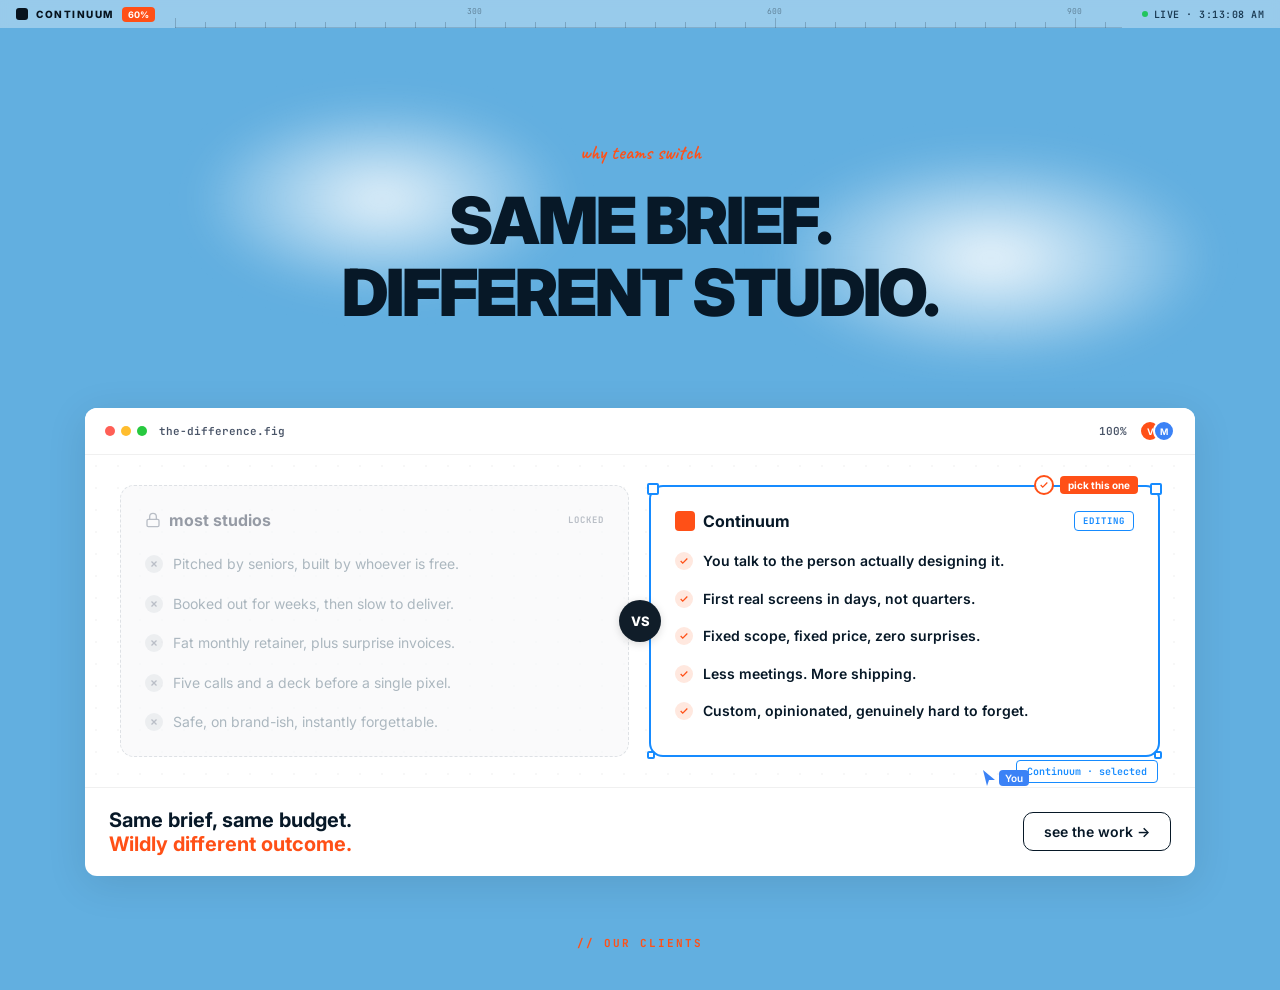
<file: docs/why-switch.html>
<!DOCTYPE html>
<html lang="en">
<head>
  <meta charset="UTF-8">
  <meta name="viewport" content="width=device-width, initial-scale=1.0">
  <title>CONTINUUM — Why Teams Switch</title>
  <link rel="preconnect" href="https://fonts.googleapis.com">
  <link rel="preconnect" href="https://fonts.gstatic.com" crossorigin>
  <link href="https://fonts.googleapis.com/css2?family=Inter:wght@400;500;600;700;800;900&family=JetBrains+Mono:wght@400;500;600;700&family=Caveat:wght@400;500;600;700&display=swap" rel="stylesheet">
  <style>
    * { box-sizing: border-box; margin: 0; padding: 0; }

    body {
      background: #62AFE0;
      font-family: 'Inter', system-ui, sans-serif;
      -webkit-font-smoothing: antialiased;
      overflow-x: hidden;
    }

    .switch-page {
      position: relative;
      min-height: 100vh;
      padding: 60px 40px 40px;
    }

    .switch-clouds {
      position: absolute;
      inset: 0;
      pointer-events: none;
      z-index: 0;
    }

    .switch-cloud {
      position: absolute;
      border-radius: 50%;
      filter: blur(18px);
    }

    .sc-1 {
      width: 380px; height: 200px;
      background: radial-gradient(ellipse, rgba(255,255,255,0.85), transparent 70%);
      top: 10%; left: 15%;
    }

    .sc-2 {
      width: 450px; height: 220px;
      background: radial-gradient(ellipse, rgba(255,255,255,0.9), transparent 70%);
      top: 15%; right: 5%;
    }

    .sc-3 {
      width: 350px; height: 180px;
      background: radial-gradient(ellipse, rgba(255,255,255,0.7), transparent 70%);
      top: 45%; right: 20%;
    }

    .sc-4 {
      width: 250px; height: 140px;
      background: radial-gradient(ellipse, rgba(255,255,255,0.5), transparent 70%);
      bottom: 20%; left: 10%;
    }

    .top-bar {
      position: fixed;
      top: 0; left: 0; right: 0;
      height: 28px;
      background: rgba(255,255,255,0.35);
      backdrop-filter: blur(4px);
      display: flex;
      align-items: center;
      justify-content: space-between;
      padding: 0 16px;
      z-index: 100;
    }

    .top-bar-left {
      display: flex;
      align-items: center;
      gap: 8px;
    }

    .top-logo {
      width: 12px; height: 12px;
      border-radius: 3px;
      background: #07131E;
    }

    .top-brand {
      font-size: 10px;
      font-weight: 800;
      letter-spacing: 1.5px;
      color: #07131E;
    }

    .top-badge {
      font-size: 9px;
      font-weight: 700;
      background: #FF5017;
      color: #fff;
      padding: 2px 6px;
      border-radius: 4px;
    }

    .top-ruler {
      flex: 1;
      height: 100%;
      margin: 0 20px;
      position: relative;
      overflow: hidden;
    }

    .top-ruler::before {
      content: '';
      position: absolute;
      bottom: 0; left: 0; right: 0;
      height: 1px;
      background: rgba(7, 19, 30, 0.15);
    }

    .top-bar-right {
      display: flex;
      align-items: center;
      gap: 6px;
    }

    .live-dot {
      width: 6px; height: 6px;
      border-radius: 50%;
      background: #22C55E;
      animation: pulse 2s infinite;
    }

    .live-text {
      font-family: 'JetBrains Mono', monospace;
      font-size: 10px;
      font-weight: 600;
      color: #1a3a52;
      letter-spacing: 0.5px;
    }

    @keyframes pulse {
      0%, 100% { opacity: 1; }
      50% { opacity: 0.4; }
    }

    .switch-content {
      position: relative;
      z-index: 5;
      max-width: 1110px;
      margin: 0 auto;
    }

    .switch-intro {
      text-align: center;
      padding: 80px 0 40px;
    }

    .handwritten-label {
      font-family: 'Caveat', cursive;
      font-size: 20px;
      font-weight: 600;
      color: #FF5017;
      margin-bottom: 20px;
    }

    .switch-title {
      font-size: clamp(48px, 6vw, 65px);
      font-weight: 900;
      color: #071827;
      letter-spacing: -0.03em;
      line-height: 1.1;
    }

    .switch-title .line {
      display: block;
    }

    .difference-frame {
      background: #fff;
      border-radius: 12px;
      box-shadow: 0 8px 40px rgba(0,0,0,0.1);
      overflow: visible;
      margin-top: 40px;
      position: relative;
    }

    .file-bar {
      display: flex;
      align-items: center;
      justify-content: space-between;
      padding: 12px 20px;
      background: #fff;
      border-bottom: 1px solid #f0f0f0;
      border-radius: 12px 12px 0 0;
    }

    .file-bar-left {
      display: flex;
      align-items: center;
      gap: 12px;
    }

    .browser-dots {
      display: flex;
      gap: 6px;
    }

    .browser-dot {
      width: 10px; height: 10px;
      border-radius: 50%;
    }

    .browser-dot.red { background: #FF5F56; }
    .browser-dot.yellow { background: #FFBD2E; }
    .browser-dot.green { background: #27C93F; }

    .file-name {
      font-family: 'JetBrains Mono', monospace;
      font-size: 11px;
      font-weight: 600;
      color: #4a5568;
    }

    .file-bar-right {
      display: flex;
      align-items: center;
      gap: 12px;
    }

    .file-percent {
      font-family: 'JetBrains Mono', monospace;
      font-size: 11px;
      font-weight: 600;
      color: #4a5568;
    }

    .collaborators {
      display: flex;
      gap: -8px;
    }

    .collab-avatar {
      width: 22px; height: 22px;
      border-radius: 50%;
      display: flex;
      align-items: center;
      justify-content: center;
      font-size: 9px;
      font-weight: 700;
      color: #fff;
      border: 2px solid #fff;
    }

    .collab-avatar.orange { background: #FF5017; }
    .collab-avatar.blue { background: #3B82F6; margin-left: -8px; }

    .comparison-canvas {
      background: #fff;
      background-image: radial-gradient(rgba(0,0,0,0.03) 1px, transparent 1px);
      background-size: 22px 22px;
      padding: 30px 35px;
      display: flex;
      gap: 20px;
      position: relative;
      min-height: 320px;
    }

    .panel-left {
      flex: 1;
      background: #F8F9FA;
      border: 1.5px dashed #d1d5db;
      border-radius: 14px;
      padding: 24px;
      opacity: 0.7;
    }

    .panel-left-header {
      display: flex;
      align-items: center;
      justify-content: space-between;
      margin-bottom: 24px;
    }

    .panel-left-title {
      display: flex;
      align-items: center;
      gap: 8px;
      font-size: 16px;
      font-weight: 700;
      color: #6b7280;
    }

    .panel-left-title svg {
      width: 16px; height: 16px;
      color: #9ca3af;
    }

    .locked-label {
      font-family: 'JetBrains Mono', monospace;
      font-size: 9px;
      font-weight: 700;
      color: #9ca3af;
      letter-spacing: 1px;
      text-transform: uppercase;
    }

    .comparison-list {
      display: flex;
      flex-direction: column;
      gap: 20px;
    }

    .comparison-item {
      display: flex;
      align-items: flex-start;
      gap: 10px;
      font-size: 14px;
      color: #8999A5;
      line-height: 1.4;
    }

    .comparison-item .x-icon {
      flex-shrink: 0;
      width: 18px; height: 18px;
      border-radius: 50%;
      background: #e5e7eb;
      display: flex;
      align-items: center;
      justify-content: center;
      margin-top: 1px;
    }

    .comparison-item .x-icon svg {
      width: 10px; height: 10px;
      color: #9ca3af;
    }

    .vs-badge {
      position: absolute;
      top: 50%;
      left: 50%;
      transform: translate(-50%, -50%);
      width: 42px; height: 42px;
      border-radius: 50%;
      background: #101D29;
      color: #fff;
      display: flex;
      align-items: center;
      justify-content: center;
      font-size: 13px;
      font-weight: 800;
      z-index: 5;
      box-shadow: 0 2px 8px rgba(0,0,0,0.15);
    }

    .panel-right {
      flex: 1;
      background: #fff;
      border: 2px solid #168BFF;
      border-radius: 14px;
      padding: 24px;
      position: relative;
    }

    .panel-right::before,
    .panel-right::after {
      content: '';
      position: absolute;
      width: 8px; height: 8px;
      background: #fff;
      border: 2px solid #168BFF;
      border-radius: 2px;
    }

    .panel-right::before {
      top: -4px; left: -4px;
    }

    .panel-right::after {
      top: -4px; right: -4px;
    }

    .handle-bl, .handle-br {
      position: absolute;
      width: 8px; height: 8px;
      background: #fff;
      border: 2px solid #168BFF;
      border-radius: 2px;
    }

    .handle-bl { bottom: -4px; left: -4px; }
    .handle-br { bottom: -4px; right: -4px; }

    .pick-badge {
      position: absolute;
      top: -12px;
      right: 20px;
      display: flex;
      align-items: center;
      gap: 6px;
      z-index: 5;
    }

    .pick-check {
      width: 20px; height: 20px;
      border-radius: 50%;
      background: #fff;
      border: 2px solid #FF5017;
      display: flex;
      align-items: center;
      justify-content: center;
    }

    .pick-check svg {
      width: 10px; height: 10px;
      color: #FF5017;
    }

    .pick-label {
      background: #FF5017;
      color: #fff;
      font-size: 10px;
      font-weight: 700;
      padding: 3px 8px;
      border-radius: 4px;
    }

    .panel-right-header {
      display: flex;
      align-items: center;
      justify-content: space-between;
      margin-bottom: 20px;
    }

    .panel-right-title {
      display: flex;
      align-items: center;
      gap: 8px;
      font-size: 16px;
      font-weight: 700;
      color: #071827;
    }

    .panel-right-icon {
      width: 20px; height: 20px;
      background: #FF5017;
      border-radius: 4px;
    }

    .editing-badge {
      font-family: 'JetBrains Mono', monospace;
      font-size: 9px;
      font-weight: 700;
      color: #168BFF;
      border: 1.5px solid #168BFF;
      padding: 3px 8px;
      border-radius: 4px;
      letter-spacing: 1px;
    }

    .comparison-list.right {
      gap: 18px;
    }

    .comparison-item-right {
      display: flex;
      align-items: flex-start;
      gap: 10px;
      font-size: 14px;
      color: #071827;
      font-weight: 600;
      line-height: 1.4;
    }

    .check-circle {
      flex-shrink: 0;
      width: 18px; height: 18px;
      border-radius: 50%;
      background: #FFE8DF;
      display: flex;
      align-items: center;
      justify-content: center;
      margin-top: 1px;
    }

    .check-circle svg {
      width: 10px; height: 10px;
      color: #FF5017;
    }

    .selected-label {
      position: absolute;
      bottom: -28px;
      right: 0;
      font-family: 'JetBrains Mono', monospace;
      font-size: 10px;
      font-weight: 600;
      color: #168BFF;
      background: #fff;
      padding: 4px 10px;
      border-radius: 4px;
      border: 1px solid #168BFF;
    }

    .canvas-footer {
      display: flex;
      align-items: center;
      justify-content: space-between;
      padding: 20px 24px;
      border-top: 1px solid #f0f0f0;
    }

    .footer-statement {
      font-size: 20px;
      font-weight: 700;
    }

    .footer-statement .navy { color: #071827; }
    .footer-statement .orange { color: #FF5017; }

    .see-work-btn {
      display: inline-flex;
      align-items: center;
      gap: 6px;
      padding: 10px 20px;
      border: 1.5px solid #071827;
      border-radius: 10px;
      font-size: 14px;
      font-weight: 600;
      color: #071827;
      text-decoration: none;
      transition: all 0.2s;
    }

    .see-work-btn:hover {
      background: #071827;
      color: #fff;
    }

    .designer-cursor {
      position: absolute;
      bottom: 90px;
      right: 15%;
      display: flex;
      align-items: flex-start;
      gap: 4px;
      animation: cursorFloat 4s ease-in-out infinite alternate;
      z-index: 10;
    }

    .designer-cursor span {
      background: #3B82F6;
      color: #fff;
      font-size: 10px;
      font-weight: 600;
      padding: 2px 6px;
      border-radius: 4px;
    }

    @keyframes cursorFloat {
      0% { transform: translate(0, 0); }
      100% { transform: translate(8px, -6px); }
    }

    .clients-label {
      text-align: center;
      margin-top: 60px;
      font-family: 'JetBrains Mono', monospace;
      font-size: 11px;
      font-weight: 700;
      color: #FF5017;
      letter-spacing: 2px;
      text-transform: uppercase;
    }

    @media (max-width: 1024px) {
      .comparison-canvas {
        flex-direction: column;
      }
      .vs-badge {
        position: relative;
        top: auto;
        left: auto;
        transform: none;
        margin: 0 auto;
      }
    }

    @media (max-width: 640px) {
      .switch-page { padding: 60px 16px 40px; }
      .switch-title { font-size: 36px; }
      .comparison-canvas { padding: 20px; }
      .canvas-footer { flex-direction: column; gap: 16px; text-align: center; }
      .top-ruler { display: none; }
    }
  </style>
</head>
<body>
  <div class="top-bar">
    <div class="top-bar-left">
      <div class="top-logo"></div>
      <span class="top-brand">CONTINUUM</span>
      <span class="top-badge">60%</span>
    </div>
    <div class="top-ruler" id="switchRuler"></div>
    <div class="top-bar-right">
      <span class="live-dot"></span>
      <span class="live-text">LIVE &middot; <span id="switchTime">--:--:--</span></span>
    </div>
  </div>

  <div class="switch-page">
    <div class="switch-clouds">
      <div class="switch-cloud sc-1"></div>
      <div class="switch-cloud sc-2"></div>
      <div class="switch-cloud sc-3"></div>
      <div class="switch-cloud sc-4"></div>
    </div>

    <div class="switch-content">
      <div class="switch-intro">
        <p class="handwritten-label">why teams switch</p>
        <h1 class="switch-title">
          <span class="line">SAME BRIEF.</span>
          <span class="line">DIFFERENT STUDIO.</span>
        </h1>
      </div>

      <div class="difference-frame">
        <div class="file-bar">
          <div class="file-bar-left">
            <div class="browser-dots">
              <span class="browser-dot red"></span>
              <span class="browser-dot yellow"></span>
              <span class="browser-dot green"></span>
            </div>
            <span class="file-name">the-difference.fig</span>
          </div>
          <div class="file-bar-right">
            <span class="file-percent">100%</span>
            <div class="collaborators">
              <span class="collab-avatar orange">V</span>
              <span class="collab-avatar blue">M</span>
            </div>
          </div>
        </div>

        <div class="comparison-canvas">
          <div class="panel-left">
            <div class="panel-left-header">
              <div class="panel-left-title">
                <svg viewBox="0 0 24 24" fill="none" stroke="currentColor" stroke-width="2"><rect x="3" y="11" width="18" height="11" rx="2"/><path d="M7 11V7a5 5 0 0 1 10 0v4"/></svg>
                most studios
              </div>
              <span class="locked-label">LOCKED</span>
            </div>
            <div class="comparison-list">
              <div class="comparison-item">
                <span class="x-icon"><svg viewBox="0 0 24 24" fill="none" stroke="currentColor" stroke-width="3"><path d="M18 6L6 18M6 6l12 12"/></svg></span>
                <span>Pitched by seniors, built by whoever is free.</span>
              </div>
              <div class="comparison-item">
                <span class="x-icon"><svg viewBox="0 0 24 24" fill="none" stroke="currentColor" stroke-width="3"><path d="M18 6L6 18M6 6l12 12"/></svg></span>
                <span>Booked out for weeks, then slow to deliver.</span>
              </div>
              <div class="comparison-item">
                <span class="x-icon"><svg viewBox="0 0 24 24" fill="none" stroke="currentColor" stroke-width="3"><path d="M18 6L6 18M6 6l12 12"/></svg></span>
                <span>Fat monthly retainer, plus surprise invoices.</span>
              </div>
              <div class="comparison-item">
                <span class="x-icon"><svg viewBox="0 0 24 24" fill="none" stroke="currentColor" stroke-width="3"><path d="M18 6L6 18M6 6l12 12"/></svg></span>
                <span>Five calls and a deck before a single pixel.</span>
              </div>
              <div class="comparison-item">
                <span class="x-icon"><svg viewBox="0 0 24 24" fill="none" stroke="currentColor" stroke-width="3"><path d="M18 6L6 18M6 6l12 12"/></svg></span>
                <span>Safe, on brand-ish, instantly forgettable.</span>
              </div>
            </div>
          </div>

          <div class="vs-badge">VS</div>

          <div class="panel-right">
            <div class="pick-badge">
              <span class="pick-check"><svg viewBox="0 0 24 24" fill="none" stroke="currentColor" stroke-width="3"><path d="M20 6L9 17l-5-5"/></svg></span>
              <span class="pick-label">pick this one</span>
            </div>
            <div class="handle-bl"></div>
            <div class="handle-br"></div>
            <div class="panel-right-header">
              <div class="panel-right-title">
                <span class="panel-right-icon"></span>
                Continuum
              </div>
              <span class="editing-badge">EDITING</span>
            </div>
            <div class="comparison-list right">
              <div class="comparison-item-right">
                <span class="check-circle"><svg viewBox="0 0 24 24" fill="none" stroke="currentColor" stroke-width="3"><path d="M20 6L9 17l-5-5"/></svg></span>
                <span>You talk to the person actually designing it.</span>
              </div>
              <div class="comparison-item-right">
                <span class="check-circle"><svg viewBox="0 0 24 24" fill="none" stroke="currentColor" stroke-width="3"><path d="M20 6L9 17l-5-5"/></svg></span>
                <span>First real screens in days, not quarters.</span>
              </div>
              <div class="comparison-item-right">
                <span class="check-circle"><svg viewBox="0 0 24 24" fill="none" stroke="currentColor" stroke-width="3"><path d="M20 6L9 17l-5-5"/></svg></span>
                <span>Fixed scope, fixed price, zero surprises.</span>
              </div>
              <div class="comparison-item-right">
                <span class="check-circle"><svg viewBox="0 0 24 24" fill="none" stroke="currentColor" stroke-width="3"><path d="M20 6L9 17l-5-5"/></svg></span>
                <span>Less meetings. More shipping.</span>
              </div>
              <div class="comparison-item-right">
                <span class="check-circle"><svg viewBox="0 0 24 24" fill="none" stroke="currentColor" stroke-width="3"><path d="M20 6L9 17l-5-5"/></svg></span>
                <span>Custom, opinionated, genuinely hard to forget.</span>
              </div>
            </div>
            <span class="selected-label">Continuum &middot; selected</span>
          </div>
        </div>

        <div class="canvas-footer">
          <p class="footer-statement">
            <span class="navy">Same brief, same budget.</span><br>
            <span class="orange">Wildly different outcome.</span>
          </p>
          <a href="index.html#features" class="see-work-btn">see the work &#8594;</a>
        </div>

        <div class="designer-cursor">
          <svg width="12" height="16" viewBox="0 0 12 16" fill="#3B82F6"><path d="M0 0L12 10L6 10L4 16L0 0Z"/></svg>
          <span>You</span>
        </div>
      </div>

      <p class="clients-label">// OUR CLIENTS</p>
    </div>
  </div>

  <script>
    function updateSwitchTime() {
      const el = document.getElementById('switchTime');
      if (el) el.textContent = new Date().toLocaleTimeString('en-US', { hour12: true });
    }
    updateSwitchTime();
    setInterval(updateSwitchTime, 1000);

    function initSwitchRuler() {
      const ruler = document.getElementById('switchRuler');
      if (!ruler) return;
      const width = ruler.offsetWidth || 800;
      const spacing = 30;
      let html = '';
      for (let i = 0; i < width; i += spacing) {
        const isMajor = i % 100 === 0;
        html += `<div style="position:absolute;bottom:0;left:${i}px;width:1px;height:${isMajor ? '10px' : '6px'};background:rgba(7,19,30,0.2)"></div>`;
        if (isMajor && i > 0) {
          html += `<div style="position:absolute;bottom:12px;left:${i}px;font-family:'JetBrains Mono',monospace;font-size:8px;color:rgba(7,19,30,0.4);transform:translateX(-50%)">${i}</div>`;
        }
      }
      ruler.innerHTML = html;
    }
    initSwitchRuler();
  </script>
</body>
</html>
</file>
<file: docs/styles.css>
/* CONTINUUM — Complete Stylesheet */
@import url('https://fonts.googleapis.com/css2?family=Inter:wght@300;400;500;600;700;800;900&family=JetBrains+Mono:wght@400;500;600;700&family=Caveat:wght@400;500;600;700&family=Anton&display=swap');

:root {
  --bg: #62AFE0;
  --accent: #FF5017;
  --text: #071827;
  --text-secondary: #52758B;
  --text-muted: #6B7D8D;
  --white: #FFFFFF;
  --cream: #FFF0D2;
  --dark: #0D0D0D;
  --navy: #07131E;
  --border: #E7ECEF;
  --border-light: rgba(255,255,255,0.5);
  --mono: 'JetBrains Mono', monospace;
  --script: 'Caveat', cursive;
}

* { box-sizing: border-box; margin: 0; padding: 0; }
html { scroll-behavior: smooth; }
body { background: var(--bg); color: var(--text); font-family: 'Inter', system-ui, sans-serif; line-height: 1.5; -webkit-font-smoothing: antialiased; overflow-x: hidden; }

.scroll-progress { position: fixed; top: 0; left: 0; height: 2px; background: var(--accent); z-index: 10000; transition: width 0.1s linear; }

/* Global Background */
.global-background { position: fixed; inset: 0; z-index: 0; pointer-events: none; overflow: hidden; }
.clouds { position: absolute; inset: 0; }

.cloud {
  position: absolute;
}

.cloud .cloud-body {
  position: relative;
  z-index: 2;
  width: 100%;
  height: 100%;
}

.cloud .cloud-halo {
  position: absolute;
  top: 0;
  left: 0;
  z-index: 1;
  width: 100%;
  height: 100%;
  opacity: 0.6;
}

.cloud svg {
  width: 100%;
  height: 100%;
  display: block;
  overflow: visible;
}

/* Cloud A — Upper Left: cute cloud with motion */
.cloud-a {
  width: 340px;
  height: 140px;
  left: 12%;
  top: 18%;
  animation: cloudFloatA 6s ease-in-out infinite;
  filter: brightness(1.15);
}

/* Cloud A copies with different sizes, positions and opacities */
.cloud-a-copy-1 {
  width: 220px;
  height: 88px;
  left: 40%;
  top: 5%;
  opacity: 0.85;
  animation: cloudFloatB 7s ease-in-out infinite 1s;
  filter: brightness(1.1);
}

.cloud-a-copy-2 {
  width: 160px;
  height: 64px;
  left: 70%;
  top: 25%;
  opacity: 0.75;
  animation: cloudFloatC 8s ease-in-out infinite 2s;
  filter: brightness(1.1);
}

.cloud-a-copy-3 {
  width: 280px;
  height: 112px;
  left: 50%;
  top: 48%;
  opacity: 0.8;
  animation: cloudFloatD 6.5s ease-in-out infinite 0.5s;
  filter: brightness(1.1);
}

.cloud-a-copy-4 {
  width: 130px;
  height: 52px;
  left: 30%;
  top: 65%;
  opacity: 0.7;
  animation: cloudFloatE 9s ease-in-out infinite 1.5s;
  filter: brightness(1.1);
}

.cloud-a-copy-5 {
  width: 200px;
  height: 80px;
  left: 78%;
  top: 75%;
  opacity: 0.78;
  animation: cloudFloatF 10s ease-in-out infinite 2.5s;
  filter: brightness(1.1);
}

@keyframes cloudFloatA {
  0%, 100% { transform: translate(0, 0); }
  20% { transform: translate(10px, -12px); }
  40% { transform: translate(18px, -6px); }
  60% { transform: translate(12px, 8px); }
  80% { transform: translate(4px, 14px); }
}

@keyframes cloudFloatB {
  0%, 100% { transform: translate(0, 0); }
  25% { transform: translate(-10px, -8px); }
  50% { transform: translate(-16px, 0); }
  75% { transform: translate(-10px, 8px); }
}

@keyframes cloudFloatC {
  0%, 100% { transform: translate(0, 0); }
  33% { transform: translate(8px, -12px); }
  66% { transform: translate(-8px, -6px); }
}

@keyframes cloudFloatD {
  0%, 100% { transform: translate(0, 0); }
  25% { transform: translate(15px, -8px); }
  50% { transform: translate(25px, 0); }
  75% { transform: translate(15px, 8px); }
}

@keyframes cloudFloatE {
  0%, 100% { transform: translate(0, 0); }
  50% { transform: translate(-12px, -10px); }
}

@keyframes cloudFloatF {
  0%, 100% { transform: translate(0, 0); }
  25% { transform: translate(-18px, -12px); }
  50% { transform: translate(-28px, 0); }
  75% { transform: translate(-18px, 12px); }
}

/* Cloud B — Upper Right */
.cloud-b {
  width: 380px;
  height: 150px;
  right: -5%;
  top: 11%;
  animation: cloudFloatB 7s ease-in-out infinite;
  opacity: 0.85;
  filter: brightness(1.1);
}

/* Cloud C — Mid Right */
.cloud-c {
  width: 280px;
  height: 110px;
  right: -3%;
  top: 33%;
  animation: cloudFloatC 8s ease-in-out infinite 1s;
  opacity: 0.8;
  filter: brightness(1.1);
}

/* Cloud D — Lower Left/Mid */
.cloud-d {
  width: 250px;
  height: 105px;
  left: 14%;
  top: 66%;
  animation: cloudFloatD 6.5s ease-in-out infinite 0.5s;
  opacity: 0.85;
  filter: brightness(1.1);
}

/* Cloud E — Lower Left */
.cloud-e {
  width: 280px;
  height: 115px;
  left: 8%;
  top: 80%;
  animation: cloudFloatE 9s ease-in-out infinite 1.5s;
  opacity: 0.8;
  filter: brightness(1.1);
}

/* Cloud F — Upper Left back */
.cloud-f {
  width: 300px;
  height: 120px;
  left: 25%;
  top: 3%;
  animation: cloudFloatF 10s ease-in-out infinite 2s;
  opacity: 0.75;
  filter: brightness(1.1);
}

@keyframes cloudDriftA {
  0% { transform: translateX(-20vw); }
  100% { transform: translateX(120vw); }
}
@keyframes cloudDriftB {
  0% { transform: translateX(-15vw); }
  100% { transform: translateX(115vw); }
}
@keyframes cloudDriftC {
  0% { transform: translateX(5vw); }
  100% { transform: translateX(-110vw); }
}
@keyframes cloudDriftD {
  0% { transform: translateX(-8vw); }
  100% { transform: translateX(108vw); }
}
@keyframes cloudDriftE {
  0% { transform: translateX(-12vw); }
  100% { transform: translateX(112vw); }
}
@keyframes cloudDriftF {
  0% { transform: translateX(3vw); }
  100% { transform: translateX(-105vw); }
}



/* Cloud G: small, far upper left */
.cloud-g {
  width: 280px;
  height: 110px;
  left: 3%;
  top: 6%;
  animation: cloudDriftG 95s linear infinite;
  opacity: 0.85;
}

/* Cloud H: medium, center top */
.cloud-h {
  width: 350px;
  height: 140px;
  left: 50%;
  top: 10%;
  animation: cloudDriftH 80s linear infinite;
  opacity: 0.8;
}

/* Cloud I: small, right edge */
.cloud-i {
  width: 300px;
  height: 120px;
  right: 10%;
  top: 28%;
  animation: cloudDriftI 110s linear infinite;
  opacity: 0.75;
}

/* Cloud J: medium, lower center */
.cloud-j {
  width: 380px;
  height: 150px;
  left: 35%;
  top: 55%;
  animation: cloudDriftJ 70s linear infinite;
  opacity: 0.8;
}

/* Cloud K: small, far right */
.cloud-k {
  width: 320px;
  height: 130px;
  right: 3%;
  top: 45%;
  animation: cloudDriftK 100s linear infinite;
  opacity: 0.75;
}

/* Cloud L: tiny, scattered */
.cloud-l {
  width: 260px;
  height: 100px;
  left: 65%;
  top: 72%;
  animation: cloudDriftL 85s linear infinite;
  opacity: 0.7;
}

@keyframes cloudDriftG {
  0% { transform: translateX(-10vw); }
  100% { transform: translateX(110vw); }
}
@keyframes cloudDriftH {
  0% { transform: translateX(-8vw); }
  100% { transform: translateX(108vw); }
}
@keyframes cloudDriftI {
  0% { transform: translateX(5vw); }
  100% { transform: translateX(-105vw); }
}
@keyframes cloudDriftJ {
  0% { transform: translateX(-12vw); }
  100% { transform: translateX(112vw); }
}
@keyframes cloudDriftK {
  0% { transform: translateX(3vw); }
  100% { transform: translateX(-103vw); }
}
@keyframes cloudDriftL {
  0% { transform: translateX(-5vw); }
  100% { transform: translateX(105vw); }
}


/* Prettiest cloud - big, bright white with glow */
.cloud-pretty {
  width: 350px;
  height: 140px;
  left: 18%;
  top: 22%;
  animation: cloudFloatPretty 5s ease-in-out infinite;
  filter: brightness(1.2);
  z-index: 10;
}

@keyframes cloudFloatPretty {
  0%, 100% { transform: translate(0, 0); }
  25% { transform: translate(15px, -12px); }
  50% { transform: translate(25px, 0); }
  75% { transform: translate(15px, 12px); }
}

.container { max-width: 1280px; margin: 0 auto; padding: 0 32px; }

/* ============================================
   HERO
   ============================================ */

.hero-canvas { position: relative; width: 100%; height: 100vh; min-height: 800px; background: transparent; overflow: hidden; z-index: 1; }

.top-bar { position: fixed; top: 0; left: 0; right: 0; height: 28px; background: rgba(255,255,255,0.35); backdrop-filter: blur(4px); display: flex; align-items: center; justify-content: space-between; padding: 0 16px; z-index: 100; }
.top-bar-left { display: flex; align-items: center; gap: 8px; }
.top-logo {
  width: auto;
  height: 32px;
  object-fit: contain;
}
.top-brand { font-size: 10px; font-weight: 800; letter-spacing: 1.5px; color: var(--navy); }
.top-badge { font-size: 9px; font-weight: 700; background: var(--accent); color: #fff; padding: 2px 6px; border-radius: 4px; }
.top-ruler { flex: 1; height: 100%; margin: 0 20px; position: relative; overflow: hidden; }
.top-ruler::before { content: ''; position: absolute; bottom: 0; left: 0; right: 0; height: 1px; background: rgba(7, 19, 30, 0.15); }
.top-bar-right { display: flex; align-items: center; gap: 8px; }
.top-github { font-size: 11px; font-weight: 700; color: #1a3a52; text-decoration: none; padding: 4px 10px; border-radius: 4px; background: rgba(255,255,255,0.5); transition: background 0.2s; }
.top-github:hover { background: rgba(255,255,255,0.8); }
.live-dot { width: 6px; height: 6px; border-radius: 50%; background: #22C55E; animation: pulse 2s infinite; }
.live-text { font-family: var(--mono); font-size: 10px; font-weight: 600; color: #1a3a52; letter-spacing: 0.5px; }
@keyframes pulse { 0%, 100% { opacity: 1; } 50% { opacity: 0.4; } }

.nav-pill { position: absolute; top: 44px; left: 50%; transform: translateX(-50%); display: flex; align-items: center; gap: 4px; background: #fff; border-radius: 999px; padding: 6px 8px; box-shadow: 0 2px 12px rgba(0,0,0,0.08); z-index: 10; }
.nav-link { font-size: 13px; font-weight: 600; color: #1a3a52; text-decoration: none; padding: 8px 16px; border-radius: 999px; transition: all 0.2s; }
.nav-link:hover, .nav-link.active { color: var(--accent); }
.nav-contact { background: var(--navy); color: #fff; }
.nav-contact:hover { color: #fff; background: #1a3a52; }

.status-pill { position: absolute; display: flex; align-items: center; gap: 6px; background: #fff; border-radius: 999px; padding: 8px 16px; box-shadow: 0 2px 8px rgba(0,0,0,0.06); z-index: 10; font-size: 12px; font-weight: 700; color: var(--navy); }
.status-available { top: 48px; left: 24px; }
.status-dot-sm { width: 7px; height: 7px; border-radius: 50%; background: #2BD878; animation: pulse 2s infinite; }
.status-email { top: 48px; right: 24px; font-family: var(--mono); font-size: 11px; font-weight: 500; }

.hero-content { position: absolute; top: 50%; left: 50%; transform: translate(-50%, -50%); text-align: center; z-index: 5; width: 100%; max-width: 900px; padding: 0 24px; }
.yc-badge { display: inline-flex; align-items: center; gap: 8px; background: rgba(255,255,255,0.9); border: 1px solid var(--border-light); border-radius: 100px; padding: 10px 20px; margin-bottom: 32px; font-size: 13px; font-weight: 500; color: #1a3a52; }
.yc-icon { display: inline-flex; align-items: center; justify-content: center; width: 20px; height: 20px; background: var(--accent); color: #fff; font-size: 11px; font-weight: 800; border-radius: 4px; }
.yc-orange { color: var(--accent); font-weight: 600; }

.pixel-headline {
  font-family: 'Anton', 'Impact', sans-serif;
  font-size: clamp(100px, 14vw, 165px);
  font-weight: 900;
  line-height: 0.82;
  letter-spacing: 0.02em;
  text-transform: uppercase;
  margin: 0;
  background: repeating-linear-gradient(
    to bottom,
    var(--navy) 0px,
    var(--navy) 4px,
    hsl(15, 45%, 55%) 4px,
    hsl(15, 45%, 55%) 5px
  );
  -webkit-background-clip: text;
  background-clip: text;
  -webkit-text-fill-color: transparent;
  color: transparent;
  transition: transform 0.3s ease, filter 0.3s ease;
  cursor: default;
}

.pixel-headline:hover {
  transform: scale(1.02);
}

.pixel-headline .line-1, .pixel-headline .line-2 { display: block; }
.pixel-headline .line-2 { margin-top: 12px; }
.pixel-headline .period {
  color: transparent;
  background: repeating-linear-gradient(
    to bottom,
    var(--navy) 0px,
    var(--navy) 4px,
    hsl(15, 45%, 55%) 4px,
    hsl(15, 45%, 55%) 5px
  );
  -webkit-background-clip: text;
  background-clip: text;
  -webkit-text-fill-color: transparent;
}

.hero-tagline { font-family: var(--mono); font-size: 11px; font-weight: 700; color: var(--accent); letter-spacing: 3px; text-transform: uppercase; margin-top: 16px; }
.hero-copy-box { position: relative; max-width: 480px; margin: 20px auto 0; padding: 24px 28px; }
.copy-handle { position: absolute; width: 8px; height: 8px; border: 1.5px solid #3B82F6; background: #fff; z-index: 2; }
.copy-handle.tl { top: -4px; left: -4px; }
.copy-handle.tr { top: -4px; right: -4px; }
.copy-handle.bl { bottom: -4px; left: -4px; }
.copy-handle.br { bottom: -4px; right: -4px; }
.copy-label { position: absolute; top: -10px; left: 12px; background: #3B82F6; color: #fff; font-family: var(--mono); font-size: 8px; font-weight: 600; padding: 2px 6px; border-radius: 3px; }
.hero-copy-box::before { content: ''; position: absolute; inset: 0; border: 1.5px dashed #3B82F6; border-radius: 4px; pointer-events: none; }
.hero-copy { font-size: 18px; color: #1a3a52; line-height: 1.4; margin: 0; font-weight: 500; }
.hero-ctas { display: flex; justify-content: center; gap: 12px; margin-top: 28px; }
.cta-primary { display: inline-flex; align-items: center; justify-content: center; gap: 8px; background: var(--accent); color: #fff; font-weight: 700; font-size: 14px; padding: 12px 24px; border-radius: 9px; text-decoration: none; box-shadow: 0 4px 16px rgba(255, 80, 23, 0.3); transition: all 0.2s; }
.cta-primary:hover { transform: translateY(-2px); box-shadow: 0 6px 24px rgba(255, 80, 23, 0.4); }
.cta-secondary { display: inline-flex; align-items: center; justify-content: center; background: rgba(255,255,255,0.7); border: 1.5px solid rgba(7, 19, 30, 0.2); color: var(--navy); font-weight: 600; font-size: 14px; padding: 12px 24px; border-radius: 9px; text-decoration: none; transition: all 0.2s; }
.cta-secondary:hover { background: rgba(255,255,255,0.9); border-color: rgba(7, 19, 30, 0.4); }

.bottom-copy { position: absolute; font-family: var(--mono); font-size: 10px; font-weight: 700; letter-spacing: 1.5px; text-transform: uppercase; color: var(--navy); z-index: 5; }
.bottom-copy .muted { color: #4a6a80; }
.bottom-left { bottom: 25px; left: 26px; }
.bottom-right { bottom: 25px; right: 26px; text-align: right; }

.designer-cursor { position: absolute; bottom: 35%; right: 22%; z-index: 10; display: flex; align-items: flex-start; gap: 4px; animation: float 4s ease-in-out infinite alternate; }
.designer-cursor span { background: #3B82F6; color: #fff; font-size: 10px; font-weight: 600; padding: 2px 6px; border-radius: 4px; }
@keyframes float { 0% { transform: translate(0, 0); } 100% { transform: translate(8px, -6px); } }

@media (max-width: 640px) {
  .nav-pill { width: calc(100% - 48px); top: 36px; padding: 4px 6px; }
  .nav-link { font-size: 11px; padding: 6px 10px; }
  .status-pill { display: none; }
  .pixel-headline { font-size: clamp(60px, 16vw, 100px); }
  .top-ruler { display: none; }
}

/* ============================================
   WHY SWITCH
   ============================================ */

.switch-section { position: relative; padding: 100px 40px; background: transparent; z-index: 1; }
.switch-content { position: relative; z-index: 5; max-width: 1340px; margin: 0 auto; }
.switch-intro { text-align: center; margin-bottom: 50px; }
.handwritten-label { font-family: var(--script); font-size: 20px; font-weight: 600; color: var(--accent); margin-bottom: 20px; }
.switch-title { font-size: clamp(56px, 7vw, 86px); font-weight: 900; color: var(--text); letter-spacing: -0.045em; line-height: 0.95; }
.switch-title .line { display: block; }

.difference-frame { background: #fff; border-radius: 18px; box-shadow: 0 20px 60px rgba(0,0,0,0.10); overflow: hidden; }
.compare-header { display: flex; align-items: center; justify-content: space-between; padding: 18px 28px; border-bottom: 1px solid var(--border); }
.compare-header-left { display: flex; align-items: center; gap: 10px; }
.browser-dots { display: flex; gap: 6px; }
.browser-dot { width: 10px; height: 10px; border-radius: 50%; }
.browser-dot.red { background: #FF5F56; }
.browser-dot.yellow { background: #FFBD2E; }
.browser-dot.green { background: #27C93F; }
.file-name { font-family: var(--mono); font-size: 11px; color: var(--text-muted); margin-left: 8px; }
.compare-header-right { display: flex; align-items: center; gap: 12px; }
.file-percent { font-family: var(--mono); font-size: 11px; color: var(--text-muted); }
.collaborators { display: flex; }
.collab-avatar { width: 22px; height: 22px; border-radius: 50%; display: flex; align-items: center; justify-content: center; font-size: 9px; font-weight: 700; color: #fff; border: 2px solid #fff; }
.collab-avatar.orange { background: var(--accent); }
.collab-avatar.blue { background: #3B82F6; margin-left: -8px; }

.compare-canvas { padding: 32px; display: flex; gap: 24px; position: relative; min-height: 340px; }
.compare-left { flex: 1; background: rgba(255,255,255,0.5); border: 1.5px dashed #D9E0E5; border-radius: 16px; padding: 28px; }
.left-header { display: flex; align-items: center; justify-content: space-between; margin-bottom: 24px; }
.left-title { font-size: 15px; font-weight: 700; color: var(--text-muted); }
.locked-label { font-family: var(--mono); font-size: 8px; font-weight: 700; color: #B0BEC5; letter-spacing: 0.1em; text-transform: uppercase; }
.left-list { display: flex; flex-direction: column; gap: 18px; }
.left-item { display: flex; align-items: flex-start; gap: 10px; font-size: 13px; color: #AAB8C4; line-height: 1.4; }
.x-icon { flex-shrink: 0; width: 16px; height: 16px; border-radius: 50%; background: #E8EDF1; margin-top: 2px; }

.vs-badge { position: absolute; top: 50%; left: 50%; transform: translate(-50%, -50%); width: 52px; height: 52px; border-radius: 50%; background: var(--navy); color: #fff; display: flex; align-items: center; justify-content: center; font-size: 13px; font-weight: 800; z-index: 5; }

.compare-right { flex: 1; background: #fff; border: 2px solid #3B82F6; border-radius: 16px; padding: 28px; position: relative; }
.compare-right::before, .compare-right::after { content: ''; position: absolute; width: 8px; height: 8px; background: #fff; border: 2px solid #3B82F6; border-radius: 2px; }
.compare-right::before { top: -4px; left: -4px; }
.compare-right::after { top: -4px; right: -4px; }

.pick-badge { position: absolute; top: -12px; right: 24px; display: flex; align-items: center; gap: 6px; z-index: 5; }
.pick-check { flex-shrink: 0; width: 18px; height: 18px; border-radius: 50%; background: #fff; border: 2px solid var(--accent); }
.pick-label { background: var(--accent); color: #fff; font-size: 9px; font-weight: 700; padding: 3px 8px; border-radius: 4px; }

.right-header { display: flex; align-items: center; gap: 10px; margin-bottom: 24px; }
.brand-icon { width: 18px; height: 18px; background: var(--accent); border-radius: 4px; }
.brand-name { font-size: 15px; font-weight: 700; color: var(--text); flex: 1; }
.editing-pill { font-family: var(--mono); font-size: 8px; font-weight: 700; color: #3B82F6; border: 1.5px solid #3B82F6; padding: 3px 8px; border-radius: 4px; }

.right-list { display: flex; flex-direction: column; gap: 16px; }
.right-item { display: flex; align-items: flex-start; gap: 10px; font-size: 13px; color: var(--text); font-weight: 600; line-height: 1.4; }
.check-circle { flex-shrink: 0; width: 18px; height: 18px; border-radius: 50%; background: #FFE8DF; margin-top: 2px; }

.selected-tag { position: absolute; bottom: -28px; right: 0; font-family: var(--mono); font-size: 9px; font-weight: 600; color: #3B82F6; background: #fff; padding: 4px 10px; border-radius: 4px; border: 1px solid #3B82F6; }

.compare-footer { display: flex; justify-content: space-between; align-items: center; padding: 24px 32px; border-top: 1px solid var(--border); }
.footer-text { font-size: 18px; font-weight: 700; line-height: 1.3; }
.text-dark { color: var(--text); }
.text-orange { color: var(--accent); }
.compare-btn { display: inline-flex; align-items: center; gap: 6px; padding: 12px 24px; border: 1.5px solid var(--text); border-radius: 10px; font-size: 14px; font-weight: 600; color: var(--text); text-decoration: none; transition: all 0.2s; white-space: nowrap; }
.compare-btn:hover { background: var(--text); color: #fff; }

@media (max-width: 1024px) {
  .compare-canvas { flex-direction: column; gap: 24px; }
  .vs-badge { position: relative; top: auto; left: auto; transform: none; margin: 0 auto; }
}
@media (max-width: 640px) {
  .switch-section { padding: 60px 16px; }
  .switch-title { font-size: 42px; }
  .compare-footer { flex-direction: column; gap: 16px; text-align: center; }
}

/* ============================================
   AGENT RECOVERY INTRO
   ============================================ */

.agent-recovery-intro {
  padding: 120px 40px 100px;
  text-align: center;
  background: transparent;
  z-index: 1;
  position: relative;
}

.agent-recovery-eyebra {
  font-family: var(--script);
  font-size: 30px;
  font-weight: 600;
  color: var(--accent);
  margin-bottom: 28px;
}

.agent-recovery-title {
  font-size: clamp(60px, 10vw, 110px);
  font-weight: 900;
  color: var(--text);
  letter-spacing: -0.05em;
  line-height: 0.92;
  margin-bottom: 32px;
}

.agent-recovery-note {
  display: inline-block;
  background: var(--cream);
  color: var(--text);
  font-size: 14px;
  font-weight: 500;
  padding: 14px 28px;
  border-radius: 6px;
  box-shadow: 0 2px 8px rgba(0,0,0,0.06);
  max-width: 550px;
}

@media (max-width: 768px) {
  .agent-recovery-intro {
    padding: 80px 20px 60px;
  }
  .agent-recovery-eyebra {
    font-size: 24px;
    margin-bottom: 20px;
  }
  .agent-recovery-title {
    font-size: 42px;
  }
  .agent-recovery-note {
    font-size: 12px;
    padding: 10px 20px;
    max-width: 90%;
  }
}

/* ============================================
   FEATURES
   ============================================ */

.features-section { padding: 80px 40px 100px; background: transparent; z-index: 1; }
.features-card { max-width: 1220px; margin: 0 auto; background: #fff; border-radius: 30px; padding: 32px; box-shadow: 0 20px 60px rgba(0,0,0,0.10); }
.features-header { background: #65B1E1; border-radius: 20px; padding: 40px 44px; position: relative; margin-bottom: 32px; }
.header-top { display: flex; justify-content: space-between; align-items: center; margin-bottom: 20px; }
.header-label { font-family: var(--mono); font-size: 11px; font-weight: 700; letter-spacing: 0.14em; text-transform: uppercase; color: var(--accent); }
.header-pill { font-family: var(--mono); font-size: 11px; font-weight: 600; color: var(--accent); background: rgba(255,255,255,0.2); padding: 8px 14px; border-radius: 999px; }
.header-title { font-size: 46px; font-weight: 900; color: var(--text); letter-spacing: -0.04em; line-height: 1.05; margin-bottom: 14px; }
.header-desc { font-size: 15px; line-height: 1.5; color: var(--text-secondary); max-width: 720px; }
.header-badge { position: absolute; bottom: 24px; right: 44px; background: #fff; color: var(--text); font-size: 14px; font-weight: 600; padding: 10px 18px; border-radius: 999px; box-shadow: 0 2px 8px rgba(0,0,0,0.04); }

.features-nav { display: flex; justify-content: space-between; align-items: center; margin-bottom: 16px; }
.nav-left { font-family: var(--mono); font-size: 12px; font-weight: 700; letter-spacing: 0.15em; text-transform: uppercase; color: var(--text); }
.nav-right { font-family: var(--mono); font-size: 12px; font-weight: 600; letter-spacing: 0.15em; text-transform: uppercase; color: var(--text-muted); }

.features-control { background: #E8EDF1; border-radius: 999px; padding: 8px; margin-bottom: 32px; }
.control-text { display: block; background: var(--text); color: #fff; font-size: 15px; font-weight: 600; padding: 18px 32px; border-radius: 999px; }

.features-label { font-family: var(--mono); font-size: 11px; font-weight: 600; letter-spacing: 0.15em; text-transform: uppercase; color: #A6B8C4; text-align: center; margin-bottom: 36px; }

.features-list { display: grid; grid-template-columns: repeat(3, 1fr); gap: 32px 40px; margin-bottom: 36px; }
.feat-item { display: flex; gap: 12px; padding-bottom: 20px; border-bottom: 1px solid var(--border); }
.feat-item:nth-last-child(-n+3) { border-bottom: none; padding-bottom: 0; }
.feat-check { width: 22px; height: 22px; border-radius: 50%; background: #FFE8DF; flex-shrink: 0; display: flex; align-items: center; justify-content: center; margin-top: 2px; }
.feat-check::after { content: '\2713'; color: var(--accent); font-size: 12px; font-weight: 700; }
.feat-title { font-size: 15px; font-weight: 600; color: var(--text); margin-bottom: 6px; }
.feat-desc { font-size: 13px; color: var(--text-muted); line-height: 1.45; }

.features-advanced-divider { display: flex; align-items: center; justify-content: center; margin: 24px 0 20px; position: relative; }
.features-advanced-divider::before { content: ''; position: absolute; left: 0; right: 0; top: 50%; height: 1px; background: var(--border); }
.advanced-pill { background: #fff; border: 1px solid var(--border); color: var(--text-muted); font-family: var(--mono); font-size: 10px; font-weight: 600; letter-spacing: 0.1em; text-transform: uppercase; padding: 6px 14px; border-radius: 999px; position: relative; z-index: 1; }

.features-advanced { display: grid; grid-template-columns: repeat(3, 1fr); gap: 12px 40px; margin-bottom: 36px; }
.adv-item { font-size: 13px; color: #C7D2D9; display: flex; align-items: center; gap: 10px; }
.adv-check { width: 18px; height: 18px; border-radius: 50%; background: #E8EDF1; flex-shrink: 0; display: flex; align-items: center; justify-content: center; }
.adv-check::after { content: '\2713'; color: #C7D2D9; font-size: 10px; font-weight: 600; }

.features-cta { text-align: center; padding-top: 16px; }
.cta-button { display: inline-flex; align-items: center; justify-content: center; background: var(--accent); color: #fff; font-weight: 700; font-size: 14px; padding: 14px 32px; border-radius: 12px; text-decoration: none; box-shadow: 0 4px 16px rgba(255, 80, 23, 0.3); transition: all 0.2s; }
.cta-button:hover { transform: translateY(-2px); box-shadow: 0 6px 24px rgba(255, 80, 23, 0.4); }
.cta-sub { font-size: 12px; color: var(--text-muted); margin-top: 12px; }

@media (max-width: 1024px) {
  .features-list { grid-template-columns: repeat(2, 1fr); }
  .features-advanced { grid-template-columns: repeat(2, 1fr); }
  .features-card { padding: 24px; }
  .features-header { padding: 32px; }
  .header-title { font-size: 36px; }
  .header-badge { position: static; display: inline-block; margin-top: 16px; }
}
@media (max-width: 640px) {
  .features-section { padding: 60px 16px 80px; }
  .features-list { grid-template-columns: 1fr; gap: 24px; }
  .features-advanced { grid-template-columns: 1fr; }
  .features-card { padding: 20px; border-radius: 24px; }
  .features-header { padding: 24px; }
  .header-title { font-size: 30px; }
}

/* ============================================
   MCP SERVER
   ============================================ */

.mcp-section { padding: 80px 40px 100px; background: transparent; z-index: 1; }
.mcp-card { max-width: 1300px; margin: 0 auto; background: #fff; border-radius: 32px; padding: 50px; box-shadow: 0 20px 60px rgba(0,0,0,0.08); }
.mcp-top { display: grid; grid-template-columns: 1fr 1fr; gap: 50px; align-items: start; }
.mcp-eyebrow { font-family: var(--mono); font-size: 13px; font-weight: 700; letter-spacing: 0.15em; text-transform: uppercase; color: var(--accent); display: block; margin-bottom: 24px; }
.mcp-headline { font-size: clamp(36px, 4.5vw, 56px); font-weight: 900; color: var(--text); letter-spacing: -0.04em; line-height: 1.05; margin-bottom: 18px; max-width: 500px; }
.mcp-desc { font-size: 17px; color: var(--text-secondary); max-width: 480px; line-height: 1.5; }

.mcp-preview { background: var(--dark); border-radius: 20px; padding: 24px; box-shadow: 0 8px 32px rgba(0,0,0,0.3); }
.mcp-preview-header { display: flex; align-items: center; gap: 8px; margin-bottom: 20px; }
.mcp-preview-dot { width: 12px; height: 12px; border-radius: 50%; background: #333; }
.mcp-preview-title { font-family: var(--mono); font-size: 12px; color: #666; margin-left: 8px; }
.mcp-preview-body { display: flex; flex-direction: column; gap: 14px; }
.mcp-preview-row { display: flex; align-items: center; gap: 14px; padding: 10px 0; border-bottom: 1px solid rgba(255,255,255,0.06); }
.mcp-preview-num { font-family: var(--mono); font-size: 12px; color: var(--accent); width: 24px; }
.mcp-preview-name { font-family: var(--mono); font-size: 14px; color: #E8ECF0; }

.mcp-divider { height: 1px; background: var(--border); margin: 40px 0; }
.mcp-lower { display: grid; grid-template-columns: 1fr 1.5fr; gap: 50px; }
.mcp-lower-title { font-family: var(--mono); font-size: 12px; font-weight: 700; letter-spacing: 0.12em; text-transform: uppercase; color: var(--text-muted); margin-bottom: 16px; }
.mcp-lower-text { font-size: 15px; color: var(--text-secondary); line-height: 1.5; max-width: 320px; }
.mcp-tools-grid { display: flex; flex-wrap: wrap; gap: 8px; margin-bottom: 24px; }
.mcp-tool-tag { font-family: var(--mono); font-size: 12px; background: #F0F4F8; color: #273746; padding: 8px 14px; border-radius: 8px; white-space: nowrap; }
.mcp-auth { padding: 20px; background: #F8FAFB; border: 1px solid var(--border); border-radius: 12px; }
.mcp-auth-title { font-size: 13px; font-weight: 700; color: var(--accent); margin-bottom: 8px; }
.mcp-auth-text { font-size: 14px; color: var(--text-muted); line-height: 1.5; }
.mcp-code { font-family: var(--mono); font-size: 12px; background: #E8ECF0; padding: 2px 6px; border-radius: 4px; color: #273746; }

@media (max-width: 1024px) {
  .mcp-card { padding: 32px; border-radius: 24px; }
  .mcp-top { grid-template-columns: 1fr; gap: 32px; }
  .mcp-lower { grid-template-columns: 1fr; gap: 32px; }
}
@media (max-width: 640px) {
  .mcp-section { padding: 60px 16px 80px; }
  .mcp-card { padding: 24px; border-radius: 20px; }
  .mcp-headline { font-size: 32px; }
  .mcp-tools-grid { gap: 6px; }
  .mcp-tool-tag { font-size: 11px; padding: 6px 10px; }
}

/* ============================================
   FOOTER
   ============================================ */

.footer-premium { background: var(--bg); padding: 34px; margin-top: 0; z-index: 1; }
.footer-container { background: var(--navy); border-radius: 40px; min-height: 600px; overflow: hidden; position: relative; }
.footer-inner { padding: 50px 60px 40px; display: flex; flex-direction: column; min-height: 600px; }

.footer-header { display: flex; justify-content: space-between; align-items: center; margin-bottom: 50px; }
.footer-brand { display: flex; align-items: center; gap: 10px; }
.footer-logo-dot { width: 12px; height: 12px; border-radius: 50%; background: #fff; }
.footer-label { font-family: var(--mono); font-size: 12px; font-weight: 600; color: #4382AD; letter-spacing: 1.5px; text-transform: uppercase; }
.scroll-top-btn { width: 58px; height: 58px; border-radius: 50%; border: 1px solid rgba(255,255,255,0.2); background: transparent; color: #fff; display: flex; align-items: center; justify-content: center; cursor: pointer; transition: all 0.3s ease; }
.scroll-top-btn:hover { border-color: #fff; transform: rotate(-45deg); }

.footer-main { display: grid; grid-template-columns: 1.2fr 1fr; gap: 60px; flex: 1; }
.footer-eyebrow { font-family: var(--mono); font-size: 13px; font-weight: 700; color: var(--accent); letter-spacing: 2.5px; text-transform: uppercase; margin-bottom: 24px; }
.footer-email { display: inline-flex; align-items: baseline; gap: 12px; font-size: clamp(32px, 4vw, 56px); font-weight: 800; color: #F7F7F5; letter-spacing: -0.04em; line-height: 1.1; text-decoration: none; transition: all 0.3s ease; margin-bottom: 32px; }
.footer-email:hover { gap: 16px; }
.email-arrow { color: var(--accent); font-size: 0.5em; transition: transform 0.3s ease; }
.footer-cta-row { display: flex; align-items: center; gap: 24px; }
.footer-cta { display: inline-flex; align-items: center; justify-content: center; gap: 10px; padding: 14px 28px; background: var(--accent); color: #fff; font-weight: 700; font-size: 0.9rem; border-radius: 14px; text-decoration: none; box-shadow: 0 4px 16px rgba(255, 80, 23, 0.3); transition: all 0.3s ease; }
.footer-cta:hover { transform: translateY(-2px); box-shadow: 0 6px 24px rgba(255, 80, 23, 0.4); }
.footer-status { display: flex; align-items: center; gap: 8px; }
.status-dot { width: 8px; height: 8px; border-radius: 50%; background: #29D978; animation: pulse 2s infinite; }
.status-text { font-family: var(--mono); font-size: 13px; color: #8899AA; }

.footer-nav { display: grid; grid-template-columns: repeat(3, 1fr); gap: 30px; }
.footer-nav-col { display: flex; flex-direction: column; }
.footer-nav-heading { font-family: var(--mono); font-size: 12px; font-weight: 600; color: #4382AD; letter-spacing: 1.5px; text-transform: uppercase; margin-bottom: 20px; }
.footer-nav-col ul { list-style: none; display: flex; flex-direction: column; gap: 14px; }
.footer-nav-col a { color: rgba(255,255,255,0.6); font-size: 16px; font-weight: 500; text-decoration: none; transition: all 0.2s ease; }
.footer-nav-col a:hover { color: #F7F7F5; transform: translateX(4px); }

.footer-giant { font-size: clamp(80px, 10vw, 180px); font-weight: 800; letter-spacing: -0.07em; line-height: 0.8; color: #F7F7F5; margin-top: auto; padding-top: 40px; }
.giant-o { color: var(--accent); }
.footer-divider { border-top: 1px solid rgba(255,255,255,0.08); margin-top: 30px; }
.footer-meta { display: flex; justify-content: space-between; align-items: center; padding-top: 24px; gap: 20px; }
.meta-left { display: flex; align-items: center; gap: 8px; font-family: var(--mono); font-size: 12px; color: #8899AA; }
.meta-square { width: 12px; height: 12px; background: var(--accent); }
.meta-center { display: flex; align-items: center; gap: 6px; font-family: var(--mono); font-size: 12px; color: #8899AA; }
.meta-dot { width: 6px; height: 6px; border-radius: 50%; background: #29D978; }
.meta-right { font-family: var(--mono); font-size: 12px; color: #8899AA; }

@media (max-width: 1024px) {
  .footer-inner { padding: 40px 32px 30px; }
  .footer-main { grid-template-columns: 1fr; gap: 40px; }
  .footer-nav { grid-template-columns: repeat(2, 1fr); }
}
@media (max-width: 640px) {
  .footer-premium { padding: 16px; }
  .footer-container { border-radius: 24px; }
  .footer-inner { padding: 32px 24px 24px; }
  .footer-meta { flex-direction: column; align-items: flex-start; gap: 12px; }
}


/* ============================================
   WHAT WE MAKE
   ============================================ */

.what-we-make-section {
  padding: 100px 40px 80px;
  text-align: center;
  background: transparent;
  z-index: 1;
}

.what-we-make-container {
  max-width: 1000px;
  margin: 0 auto;
}

.what-we-make-eyebra {
  font-family: var(--script);
  font-size: 20px;
  font-weight: 600;
  color: var(--accent);
  margin-bottom: 24px;
}

.what-we-make-title {
  font-size: clamp(56px, 8vw, 96px);
  font-weight: 900;
  color: var(--text);
  letter-spacing: -0.045em;
  line-height: 1.0;
  margin-bottom: 24px;
}

.what-we-make-note {
  display: inline-block;
  background: var(--cream);
  color: var(--text);
  font-size: 15px;
  font-weight: 500;
  padding: 12px 24px;
  border-radius: 6px;
  transform: rotate(-1deg);
  box-shadow: 0 2px 8px rgba(0,0,0,0.06);
}

@media (max-width: 640px) {
  .what-we-make-section { padding: 80px 20px 60px; }
  .what-we-make-title { font-size: 48px; }
}

/* ============================================
   METRICS & CAPABILITIES
   ============================================ */

.metrics-section {
  padding: 80px 40px 100px;
  background: transparent;
  z-index: 1;
}

.metrics-container {
  max-width: 1200px;
  margin: 0 auto;
  display: grid;
  grid-template-columns: 1fr 1fr;
  gap: 24px;
}

.metrics-card {
  background: var(--navy);
  border-radius: 20px;
  padding: 32px;
}

.metrics-card .card-label {
  font-family: var(--mono);
  font-size: 11px;
  font-weight: 700;
  color: rgba(255,255,255,0.4);
  letter-spacing: 0.08em;
  text-transform: uppercase;
  text-align: right;
  display: block;
  margin-bottom: 16px;
}

.metrics-grid {
  display: flex;
  flex-direction: column;
  gap: 14px;
}

.metric-row {
  display: flex;
  justify-content: space-between;
  align-items: center;
  padding: 14px 0;
  border-bottom: 1px solid rgba(255,255,255,0.1);
}

.metric-row:last-child {
  border-bottom: none;
  padding-bottom: 0;
}

.metric-row:first-child {
  padding-top: 0;
}

.metric-value {
  font-size: 32px;
  font-weight: 800;
  color: #fff;
  white-space: nowrap;
}

.metric-value .accent {
  color: var(--accent);
}

.metric-label {
  font-family: var(--mono);
  font-size: 10px;
  font-weight: 600;
  color: rgba(255,255,255,0.45);
  letter-spacing: 0.08em;
  text-transform: uppercase;
  text-align: right;
  white-space: nowrap;
}

.capabilities-card {
  background: #fff;
  border-radius: 20px;
  padding: 32px;
  border: 1px solid var(--border);
}

.capabilities-card .card-label {
  font-family: var(--mono);
  font-size: 11px;
  font-weight: 700;
  color: var(--text-muted);
  letter-spacing: 0.08em;
  text-transform: uppercase;
  text-align: right;
  display: block;
  margin-bottom: 16px;
}

.capabilities-pills {
  display: flex;
  flex-wrap: wrap;
  gap: 8px;
}

.cap-pill {
  padding: 10px 16px;
  border: 1px solid var(--border);
  border-radius: 999px;
  font-size: 13px;
  font-weight: 600;
  color: #273746;
}

@media (max-width: 1024px) {
  .metrics-container { grid-template-columns: 1fr; }
}
@media (max-width: 640px) {
  .metrics-section { padding: 60px 16px 80px; }
  .metric-value { font-size: 26px; }
}

/* ============================================
   FAQ SECTION
   ============================================ */

.faq-section {
  padding: 100px 40px;
  background: transparent;
  z-index: 1;
}

.faq-container {
  max-width: 900px;
  margin: 0 auto;
}

.faq-header {
  text-align: center;
  margin-bottom: 50px;
}

.faq-eyebra {
  font-family: var(--script);
  font-size: 22px;
  font-weight: 600;
  color: var(--accent);
  margin-bottom: 16px;
}

.faq-title {
  font-size: clamp(48px, 6vw, 72px);
  font-weight: 900;
  color: var(--text);
  letter-spacing: -0.04em;
  line-height: 1.05;
  margin-bottom: 20px;
}

.faq-note {
  display: inline-block;
  background: var(--cream);
  color: var(--text);
  font-size: 14px;
  font-weight: 500;
  padding: 10px 20px;
  border-radius: 6px;
  transform: rotate(-1deg);
  box-shadow: 0 2px 8px rgba(0,0,0,0.06);
}

.faq-list {
  display: flex;
  flex-direction: column;
  gap: 24px;
}

.faq-item {
  position: relative;
}

.faq-tab {
  display: inline-flex;
  align-items: center;
  gap: 10px;
  background: #DCEEF9;
  border: 1px solid rgba(255,255,255,0.6);
  border-radius: 10px 10px 0 0;
  padding: 10px 18px;
  margin-left: 24px;
  position: relative;
  z-index: 2;
}

.tab-icon {
  width: 11px;
  height: 11px;
  border: 1.5px solid var(--text);
  border-radius: 2px;
}

.tab-label {
  font-family: var(--mono);
  font-size: 11px;
  font-weight: 700;
  color: var(--text);
  letter-spacing: 0.1em;
}

.faq-body {
  display: flex;
  align-items: center;
  gap: 16px;
  background: #EAF5FC;
  border: 1px solid rgba(255,255,255,0.5);
  border-radius: 16px;
  padding: 24px 28px;
  margin-top: -10px;
  padding-top: 34px;
}

.faq-num {
  font-family: var(--mono);
  font-size: 14px;
  font-weight: 700;
  color: var(--accent);
  flex-shrink: 0;
  width: 28px;
}

.faq-question {
  flex: 1;
  font-size: 17px;
  font-weight: 600;
  color: var(--text);
  line-height: 1.3;
}

.faq-plus {
  background: none;
  border: none;
  font-size: 32px;
  font-weight: 300;
  color: var(--text);
  cursor: pointer;
  padding: 0;
  width: 36px;
  text-align: center;
  flex-shrink: 0;
  transition: transform 0.3s ease;
}

.faq-plus:hover {
  transform: scale(1.1);
}

.faq-answer {
  max-height: 0;
  overflow: hidden;
  transition: max-height 0.4s ease, padding 0.4s ease;
  background: #EAF5FC;
  border-radius: 0 0 16px 16px;
  padding: 0 28px;
  display: flex;
  gap: 16px;
  align-items: flex-start;
}

.faq-item.open .faq-answer {
  max-height: 300px;
  padding: 20px 28px;
}

.answer-label {
  font-family: var(--mono);
  font-size: 11px;
  font-weight: 700;
  color: var(--text-muted);
  letter-spacing: 0.08em;
  text-transform: uppercase;
  flex-shrink: 0;
  padding-top: 3px;
}

.answer-text {
  font-size: 15px;
  color: var(--text);
  line-height: 1.5;
}

@media (max-width: 640px) {
  .faq-section { padding: 80px 16px; }
  .faq-title { font-size: 42px; }
  .faq-body { padding: 20px; padding-top: 30px; }
  .faq-question { font-size: 15px; }
}

/* ============================================
   NOTHING BUTTON SECTION
   ============================================ */

.nothing-section {
  position: relative;
  padding: 120px 40px 140px;
  text-align: center;
  background: transparent;
  overflow: hidden;
  z-index: 1;
}

.nothing-glow {
  position: absolute;
  top: 50%;
  left: 50%;
  transform: translate(-50%, -50%);
  width: 600px;
  height: 400px;
  background: radial-gradient(ellipse, rgba(255,255,255,0.35), transparent 70%);
  filter: blur(60px);
  pointer-events: none;
  z-index: 0;
}

.nothing-container {
  position: relative;
  z-index: 1;
  max-width: 1000px;
  margin: 0 auto;
}

.nothing-eyebra {
  font-family: var(--script);
  font-size: 20px;
  font-weight: 600;
  color: var(--accent);
  margin-bottom: 28px;
}

.nothing-headline {
  font-size: clamp(48px, 7vw, 88px);
  font-weight: 900;
  color: var(--text);
  letter-spacing: -0.04em;
  line-height: 0.95;
  margin-bottom: 24px;
}

.nothing-headline span {
  display: block;
}

.nothing-headline .orange {
  color: var(--accent);
}

.nothing-text {
  font-size: 18px;
  color: var(--text-secondary);
  margin-bottom: 36px;
}

.nothing-btn {
  display: inline-flex;
  align-items: center;
  gap: 10px;
  background: var(--accent);
  color: #fff;
  font-size: 16px;
  font-weight: 700;
  padding: 16px 32px;
  border-radius: 12px;
  border: none;
  cursor: pointer;
  box-shadow: 0 8px 32px rgba(255, 80, 23, 0.3);
  transition: all 0.2s;
}

.nothing-btn:hover {
  transform: translateY(-2px);
  box-shadow: 0 12px 40px rgba(255, 80, 23, 0.4);
}

.btn-cursor {
  flex-shrink: 0;
}

@media (max-width: 768px) {
  .nothing-section { padding: 80px 20px 100px; }
  .nothing-headline { font-size: 42px; }
  .nothing-text { font-size: 16px; }
}


/* ============================================
   CUSTOM CURSOR
   ============================================ */

@media (hover: hover) and (pointer: fine) {
  body {
    cursor: none;
  }
  a, button, [role="button"], .faq-item {
    cursor: none;
  }
}

.custom-cursor {
  position: fixed;
  top: 0;
  left: 0;
  z-index: 99999;
  pointer-events: none;
  opacity: 1;
  will-change: transform;
  transform: translate3d(-100px, -100px, 0);
}

.cursor-arrow {
  position: absolute;
  top: 0;
  left: 0;
}

.cursor-label {
  position: absolute;
  top: 22px;
  left: 18px;
  background: #0B8FF5;
  color: #fff;
  font-family: 'Inter', sans-serif;
  font-size: 11px;
  font-weight: 700;
  padding: 4px 10px;
  border-radius: 6px;
  white-space: nowrap;
  box-shadow: 0 2px 8px rgba(11, 143, 245, 0.3);
}

.custom-cursor.clickable .cursor-label {
  background: #FF5017;
  box-shadow: 0 2px 8px rgba(255, 80, 23, 0.3);
}

/* ============================================
   SIMULATOR
   ============================================ */

.simulator-section { padding: 80px 40px 100px; background: transparent; z-index: 1; }
.simulator-section .section-header { max-width: 1220px; margin: 0 auto 36px; }
.simulator-section .section-title { font-size: 2.2rem; font-weight: 800; color: var(--navy); letter-spacing: -0.02em; }
.simulator-section .section-subtitle { color: var(--text-secondary); margin-top: 12px; max-width: 640px; }

.sim-container {
  max-width: 1220px;
  margin: 0 auto;
  background: #fff;
  border-radius: 28px;
  overflow: hidden;
  box-shadow: 0 20px 60px rgba(0,0,0,0.08);
  display: grid;
  grid-template-columns: 320px 1fr;
}

.sim-sidebar {
  padding: 28px;
  border-right: 1px solid var(--border);
  background: #F6F9FB;
}

.sim-sidebar-title {
  font-size: 0.8rem;
  font-weight: 700;
  text-transform: uppercase;
  letter-spacing: 0.08em;
  color: var(--text-muted);
  margin-bottom: 16px;
}

.sim-nav-btn {
  width: 100%;
  text-align: left;
  padding: 14px 16px;
  margin-bottom: 10px;
  background: #fff;
  border: 1px solid var(--border);
  border-radius: 14px;
  color: var(--text-secondary);
  font-family: 'Inter', sans-serif;
  font-size: 0.88rem;
  font-weight: 600;
  cursor: pointer;
  transition: all 0.2s ease;
  display: flex;
  align-items: center;
  justify-content: space-between;
  gap: 10px;
}

.sim-nav-btn:hover { border-color: var(--accent); color: var(--navy); }
.sim-nav-btn.active { border-color: var(--accent); color: var(--navy); background: rgba(255,80,23,0.08); }

.sim-badge { font-size: 0.7rem; padding: 2px 8px; border-radius: 100px; font-weight: 700; white-space: nowrap; }
.sim-badge.ok { background: #E6F4EC; color: #1F8A4C; }
.sim-badge.warn { background: #FDF0DB; color: #B26A00; }
.sim-badge.err { background: #FBE6E3; color: #C0392B; }

.sim-main { background: var(--navy); display: flex; flex-direction: column; }

.sim-topbar {
  display: flex;
  justify-content: space-between;
  align-items: center;
  padding: 14px 24px;
  background: #0B1622;
  border-bottom: 1px solid rgba(255,255,255,0.06);
}

.sim-tabs { display: flex; gap: 8px; }

.sim-tab-btn {
  background: none;
  border: none;
  color: #8AA0B2;
  font-family: var(--mono);
  font-size: 0.8rem;
  padding: 6px 12px;
  border-radius: 8px;
  cursor: pointer;
  transition: all 0.2s ease;
}

.sim-tab-btn:hover { color: #C3D1E0; }
.sim-tab-btn.active { background: #16222F; color: #fff; font-weight: 600; }

.sim-version { font-family: var(--mono); font-size: 0.78rem; color: #8AA0B2; }

.sim-output-area {
  padding: 24px;
  font-family: var(--mono);
  font-size: 0.86rem;
  line-height: 1.7;
  color: #C3D1E0;
  flex: 1;
  overflow-x: auto;
  white-space: pre-wrap;
  min-height: 420px;
}

/* Highlight helpers used by the simulator terminal output */
.hl-green { color: #5BE49B; font-weight: 600; }
.hl-amber { color: #FFB454; font-weight: 600; }
.hl-red { color: #FF6B6B; font-weight: 600; }
.hl-cyan { color: #5BC8FF; }
.hl-dim { color: #8AA0B2; }
.hl-bold { color: #FFFFFF; font-weight: 700; }

/* ============================================
   QUICKSTART
   ============================================ */

.quickstart-section { padding: 80px 40px 100px; background: transparent; z-index: 1; }
.quickstart-card {
  max-width: 1220px;
  margin: 0 auto;
  background: #fff;
  border-radius: 30px;
  padding: 50px;
  box-shadow: 0 20px 60px rgba(0,0,0,0.08);
}

.quickstart-eyebra {
  font-family: var(--mono);
  font-size: 0.8rem;
  letter-spacing: 0.15em;
  text-transform: uppercase;
  color: var(--accent);
  margin-bottom: 12px;
}

.quickstart-title { font-size: 2.2rem; font-weight: 800; color: var(--navy); letter-spacing: -0.02em; }
.quickstart-note { color: var(--text-secondary); margin-top: 12px; max-width: 680px; }
.quickstart-note code, .qs-text code { font-family: var(--mono); font-size: 0.85em; background: #F1F5F8; padding: 1px 6px; border-radius: 6px; color: var(--navy); }

.quickstart-grid {
  display: grid;
  grid-template-columns: repeat(3, 1fr);
  gap: 24px;
  margin-top: 36px;
}

.qs-block { background: #F6F9FB; border: 1px solid var(--border); border-radius: 18px; padding: 22px; min-width: 0; }
.qs-block-head { display: flex; align-items: center; gap: 10px; margin-bottom: 14px; }
.qs-num { font-family: var(--mono); font-size: 0.8rem; font-weight: 700; color: #fff; background: var(--accent); border-radius: 8px; padding: 3px 8px; }
.qs-heading { font-size: 1.05rem; font-weight: 700; color: var(--navy); }

.qs-code {
  background: var(--navy);
  color: #E6EEF5;
  font-family: var(--mono);
  font-size: 0.82rem;
  line-height: 1.6;
  padding: 16px;
  border-radius: 12px;
  overflow-x: auto;
  white-space: pre;
  margin: 0;
}

.qs-code-wrap { position: relative; }

.qs-copy {
  position: absolute;
  top: 10px;
  right: 10px;
  z-index: 2;
  font-family: var(--mono);
  font-size: 11px;
  font-weight: 600;
  color: #E6EEF5;
  background: rgba(7, 19, 30, 0.55);
  border: 1px solid rgba(255, 255, 255, 0.18);
  border-radius: 7px;
  padding: 4px 10px;
  cursor: pointer;
  transition: background 0.15s ease, color 0.15s ease, border-color 0.15s ease;
}

.qs-copy:hover { background: rgba(7, 19, 30, 0.8); }

.qs-copy.copied {
  color: #2BD878;
  border-color: rgba(43, 216, 120, 0.6);
}

.copy-toast {
  position: fixed;
  left: 50%;
  bottom: 32px;
  transform: translateX(-50%) translateY(12px);
  background: var(--navy);
  color: #fff;
  font-family: var(--mono);
  font-size: 13px;
  font-weight: 600;
  padding: 10px 18px;
  border-radius: 10px;
  box-shadow: 0 8px 24px rgba(0, 0, 0, 0.25);
  opacity: 0;
  pointer-events: none;
  transition: opacity 0.2s ease, transform 0.2s ease;
  z-index: 1000;
}

.copy-toast.show {
  opacity: 1;
  transform: translateX(-50%) translateY(0);
}

.qs-text { color: var(--text-secondary); font-size: 0.9rem; margin-top: 12px; }

.quickstart-cta { margin-top: 32px; }
.qs-btn {
  display: inline-block;
  background: var(--accent);
  color: #fff;
  font-weight: 700;
  font-size: 0.95rem;
  padding: 13px 26px;
  border-radius: 12px;
  text-decoration: none;
  transition: filter 0.2s ease;
}
.qs-btn:hover { filter: brightness(1.08); }

@media (max-width: 768px) {
  .sim-container { grid-template-columns: 1fr; }
  .sim-sidebar { border-right: none; border-bottom: 1px solid var(--border); }
  .quickstart-grid { grid-template-columns: 1fr; }
  .quickstart-card { padding: 28px; }
}
</file>
